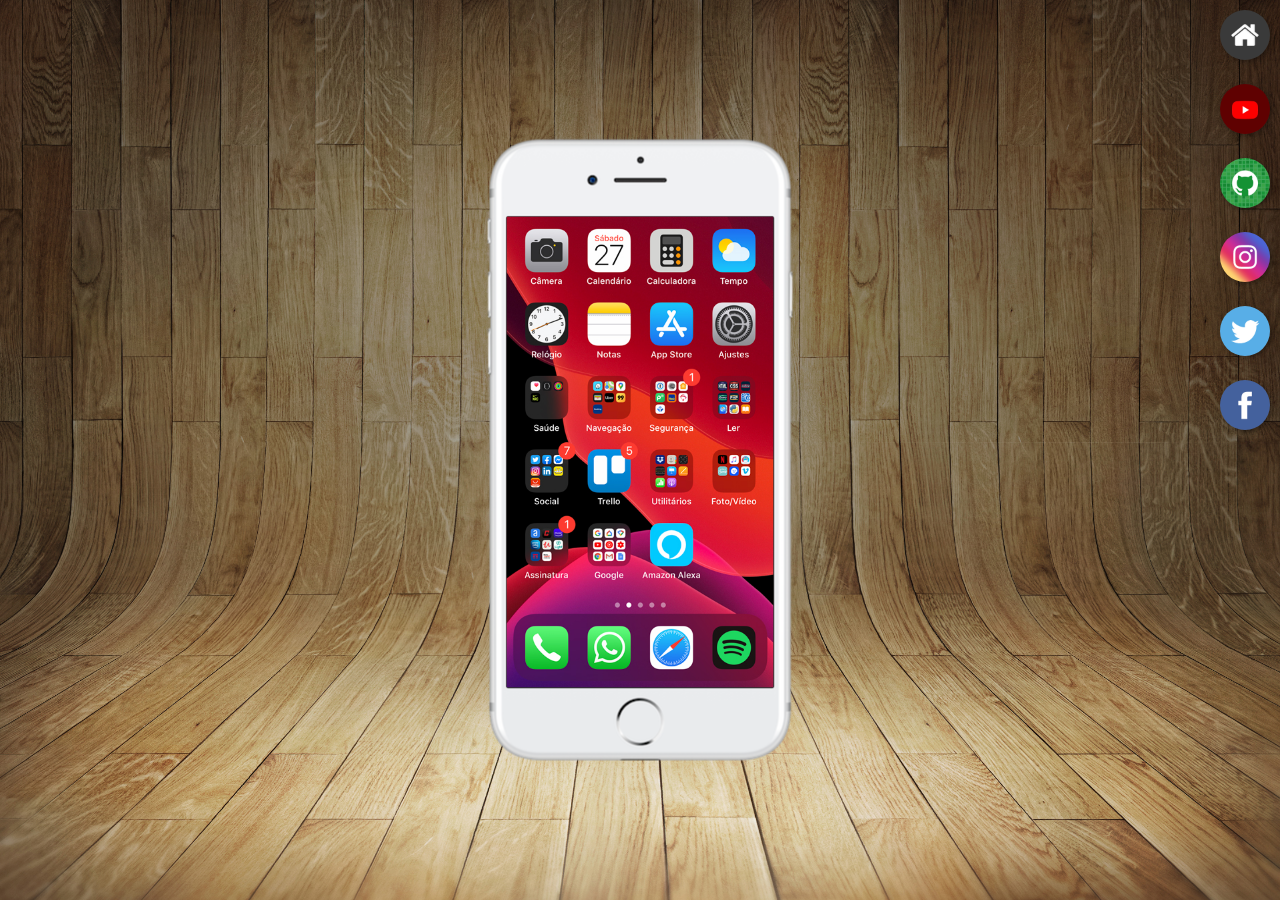
<file: index.html>
<!DOCTYPE html>
<html lang="pt-br">
<head>
    <meta charset="UTF-8">
    <meta name="viewport" content="width=device-width, initial-scale=1.0">
    <title>Projeto Redes sociais</title>
    <link rel="shortcut icon" href="favicon.ico" type="image/x-icon">
    <link rel="stylesheet" href="estilos/style.css">
    <title>Projeto Redes Sociais</title>
</head>
<body>
    <main>
        <section id="telefone">
            <iframe src="home.html" name="tela" id="tela" frameborder="0">
                Seu navegador não é compatível com isso
            </iframe>
        </section>
        <section id="redes-sociais">
            <a href="home.html" target="tela"><img src="imagens/logo-home.jpg" alt=""></a> <br>
            <a href="youtube.html" target="tela"><img src="imagens/logo-youtube.jpg" alt=""></a> <br>
            <a href="github.html" target="tela"><img src="imagens/logo-github.jpg" alt=""></a> <br>
            <a href="instagram.html" target="tela"><img src="imagens/logo-instagram.jpg" alt=""></a> <br>
            <a href="twitter.html" target="tela"><img src="imagens/logo-twitter.jpg" alt=""></a> <br>
            <a href="facebook.html" target="tela"><img src="imagens/logo-facebook.jpg" alt=""></a>
        </section>
    </main>
</body>
</html>
</file>
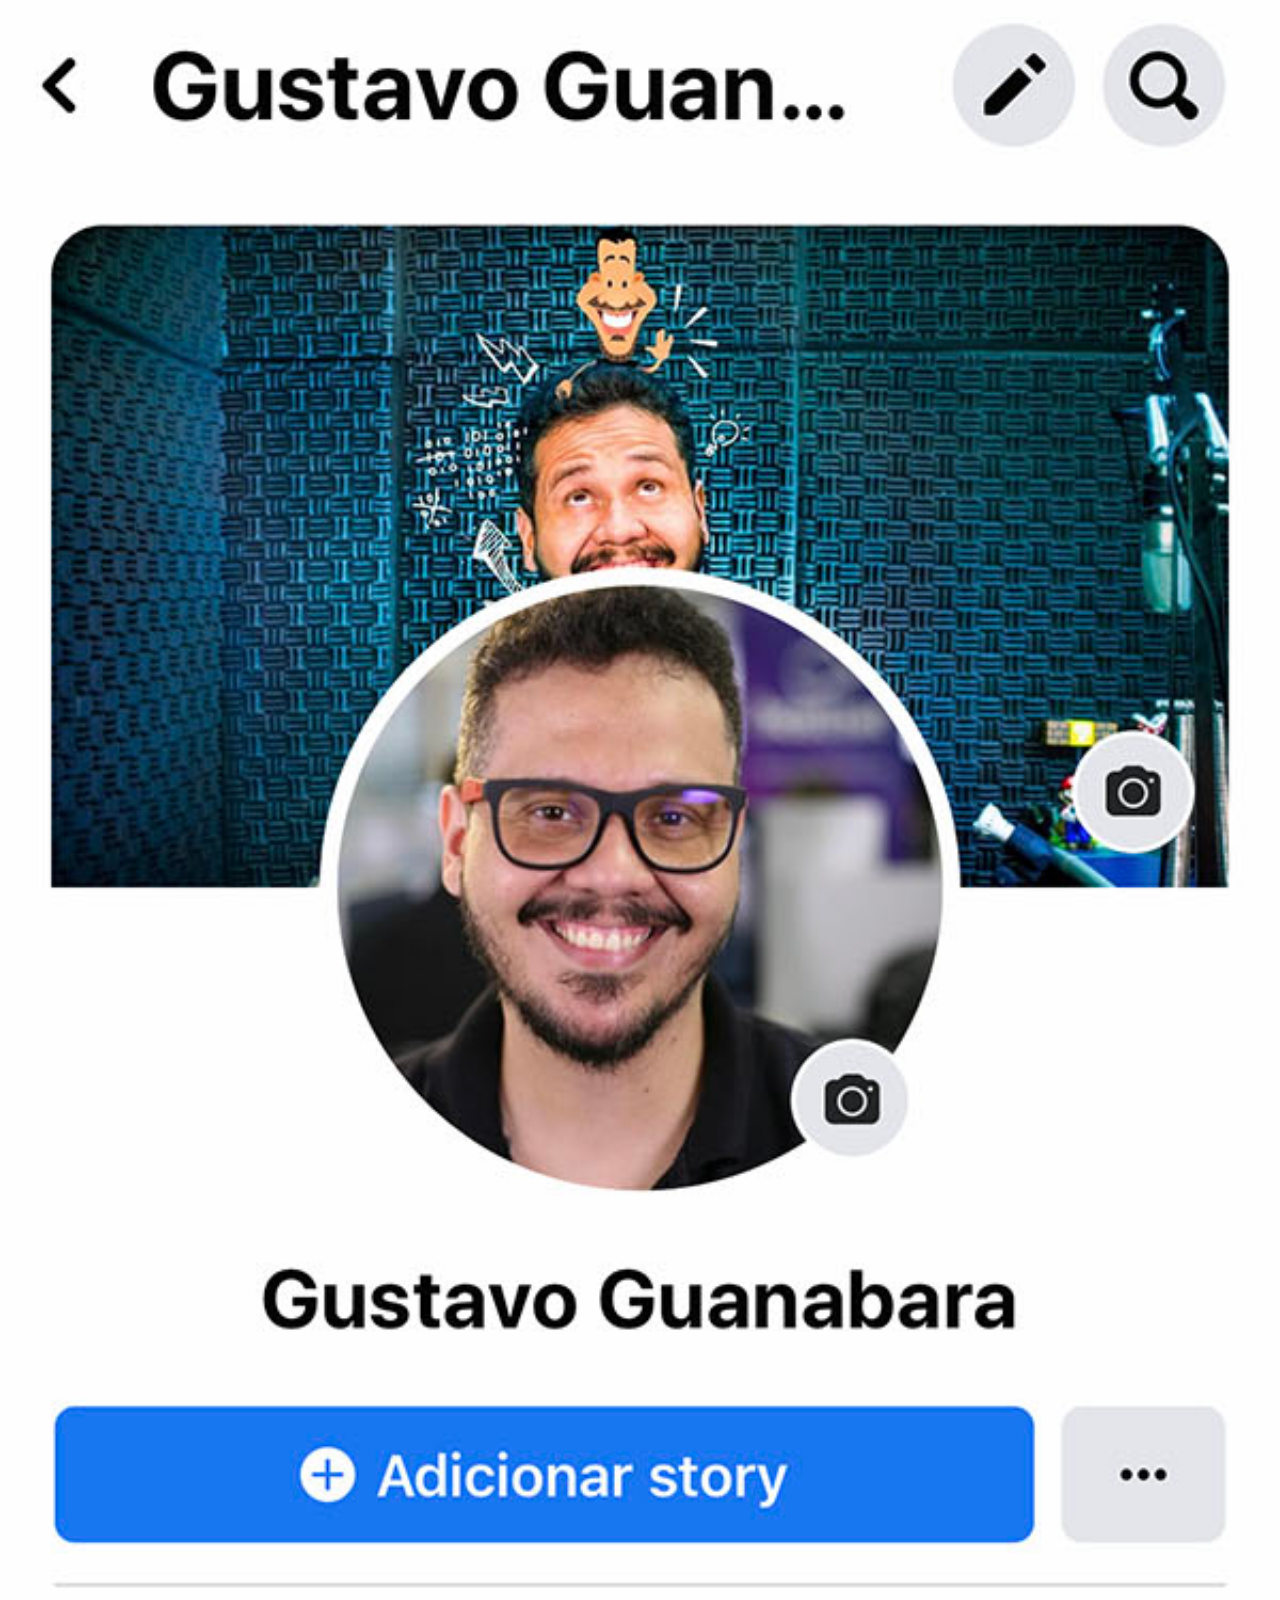
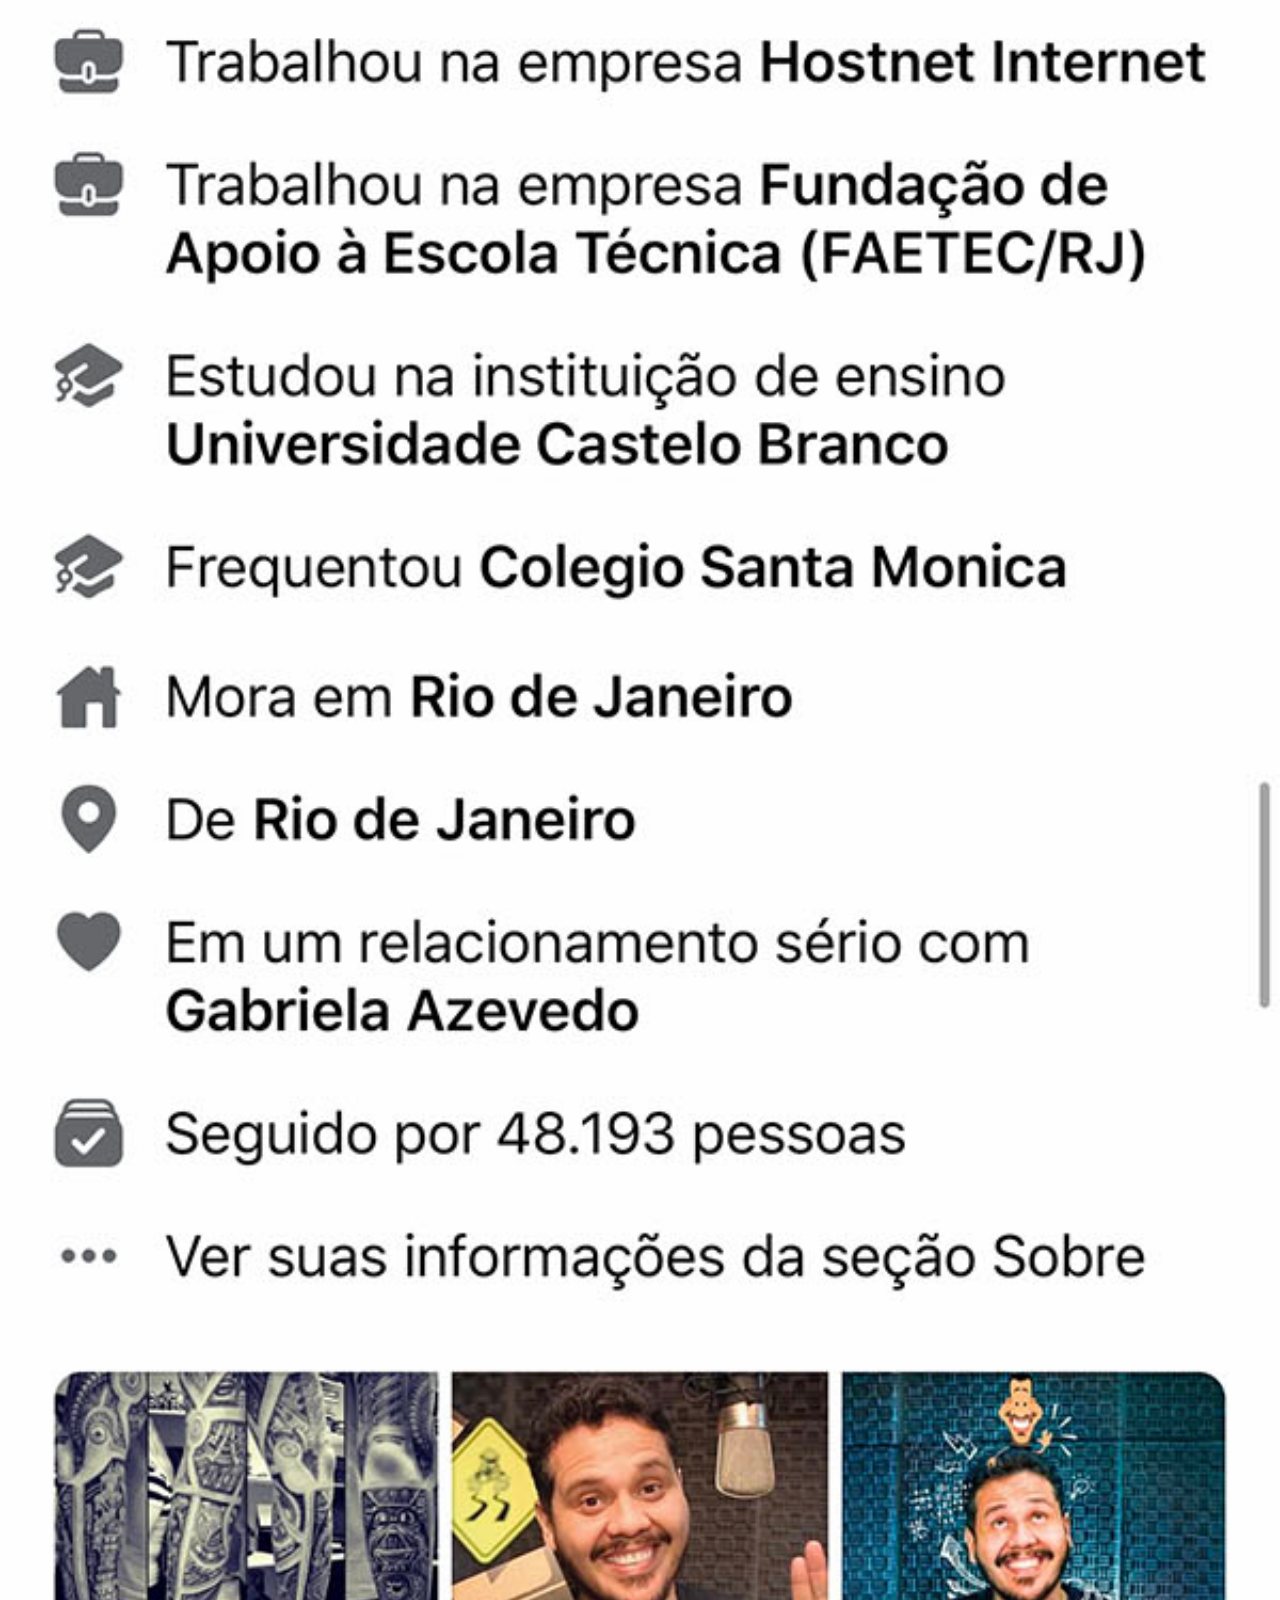
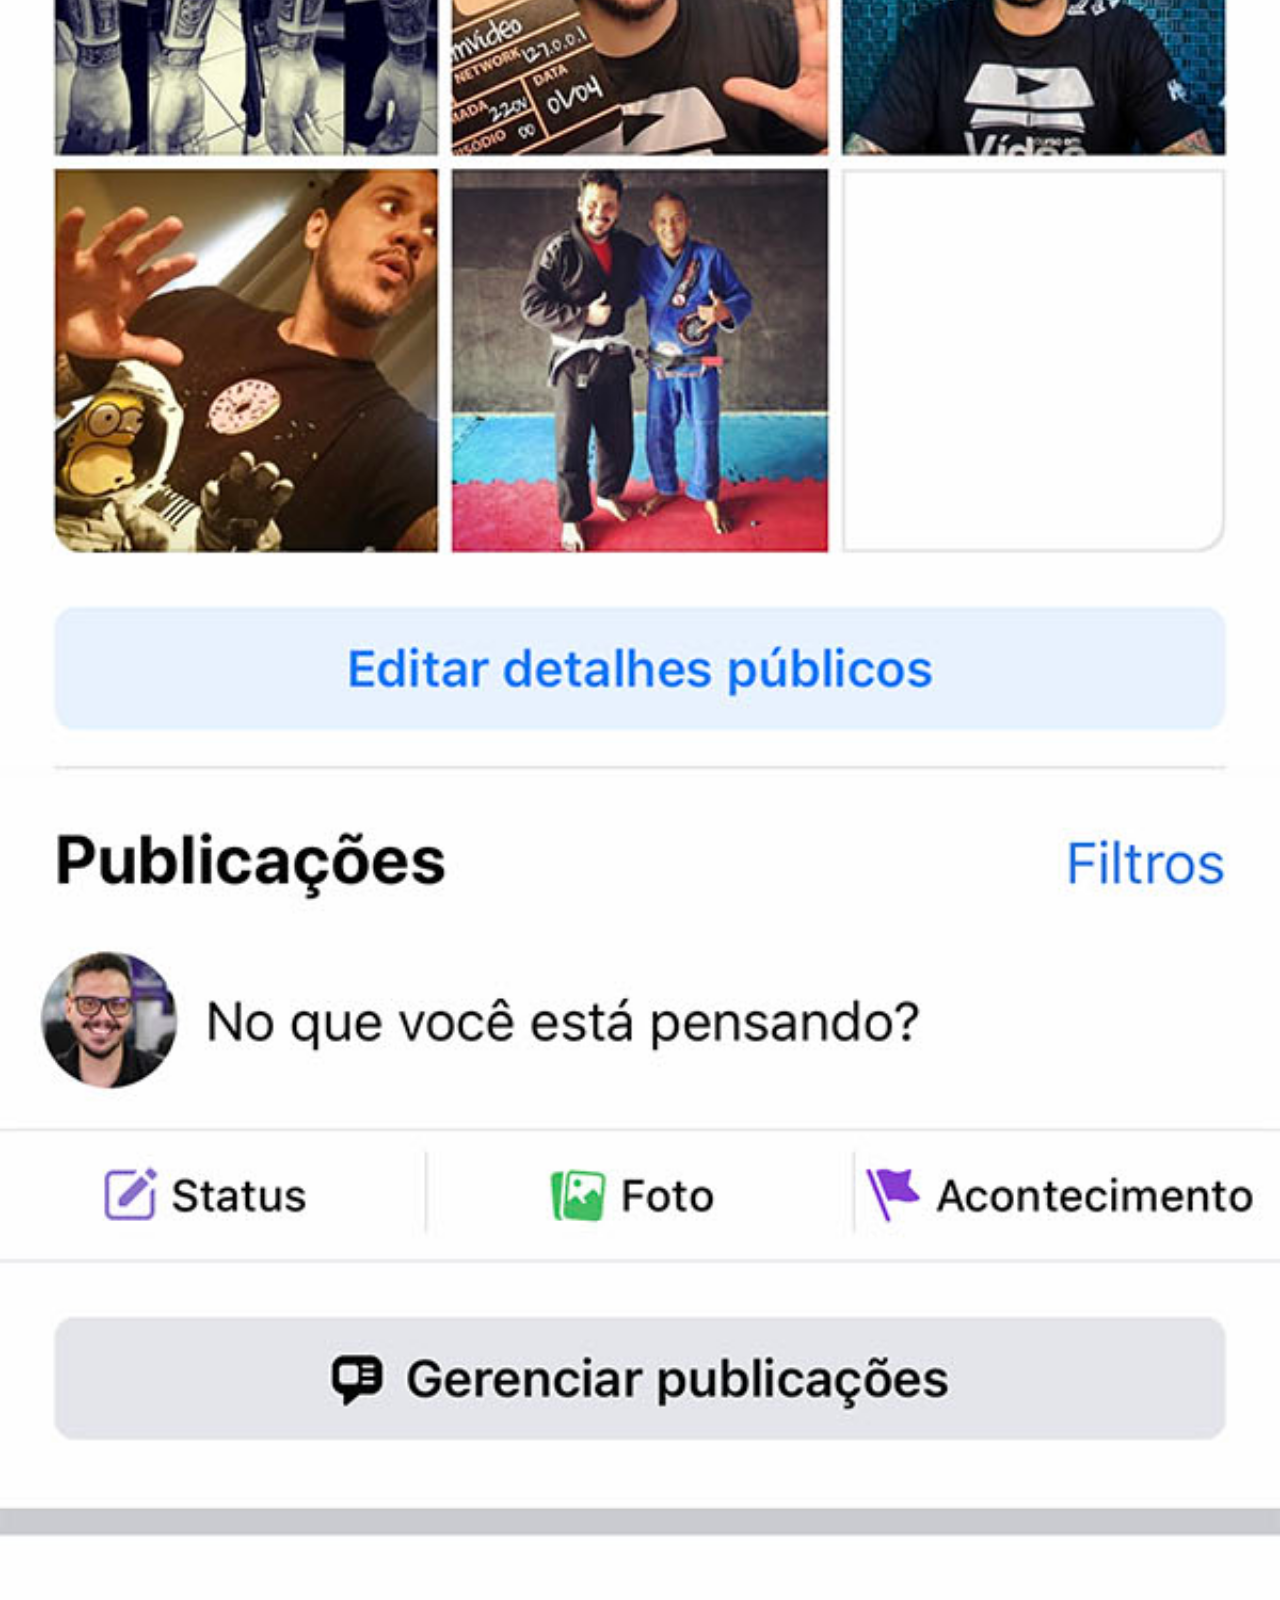
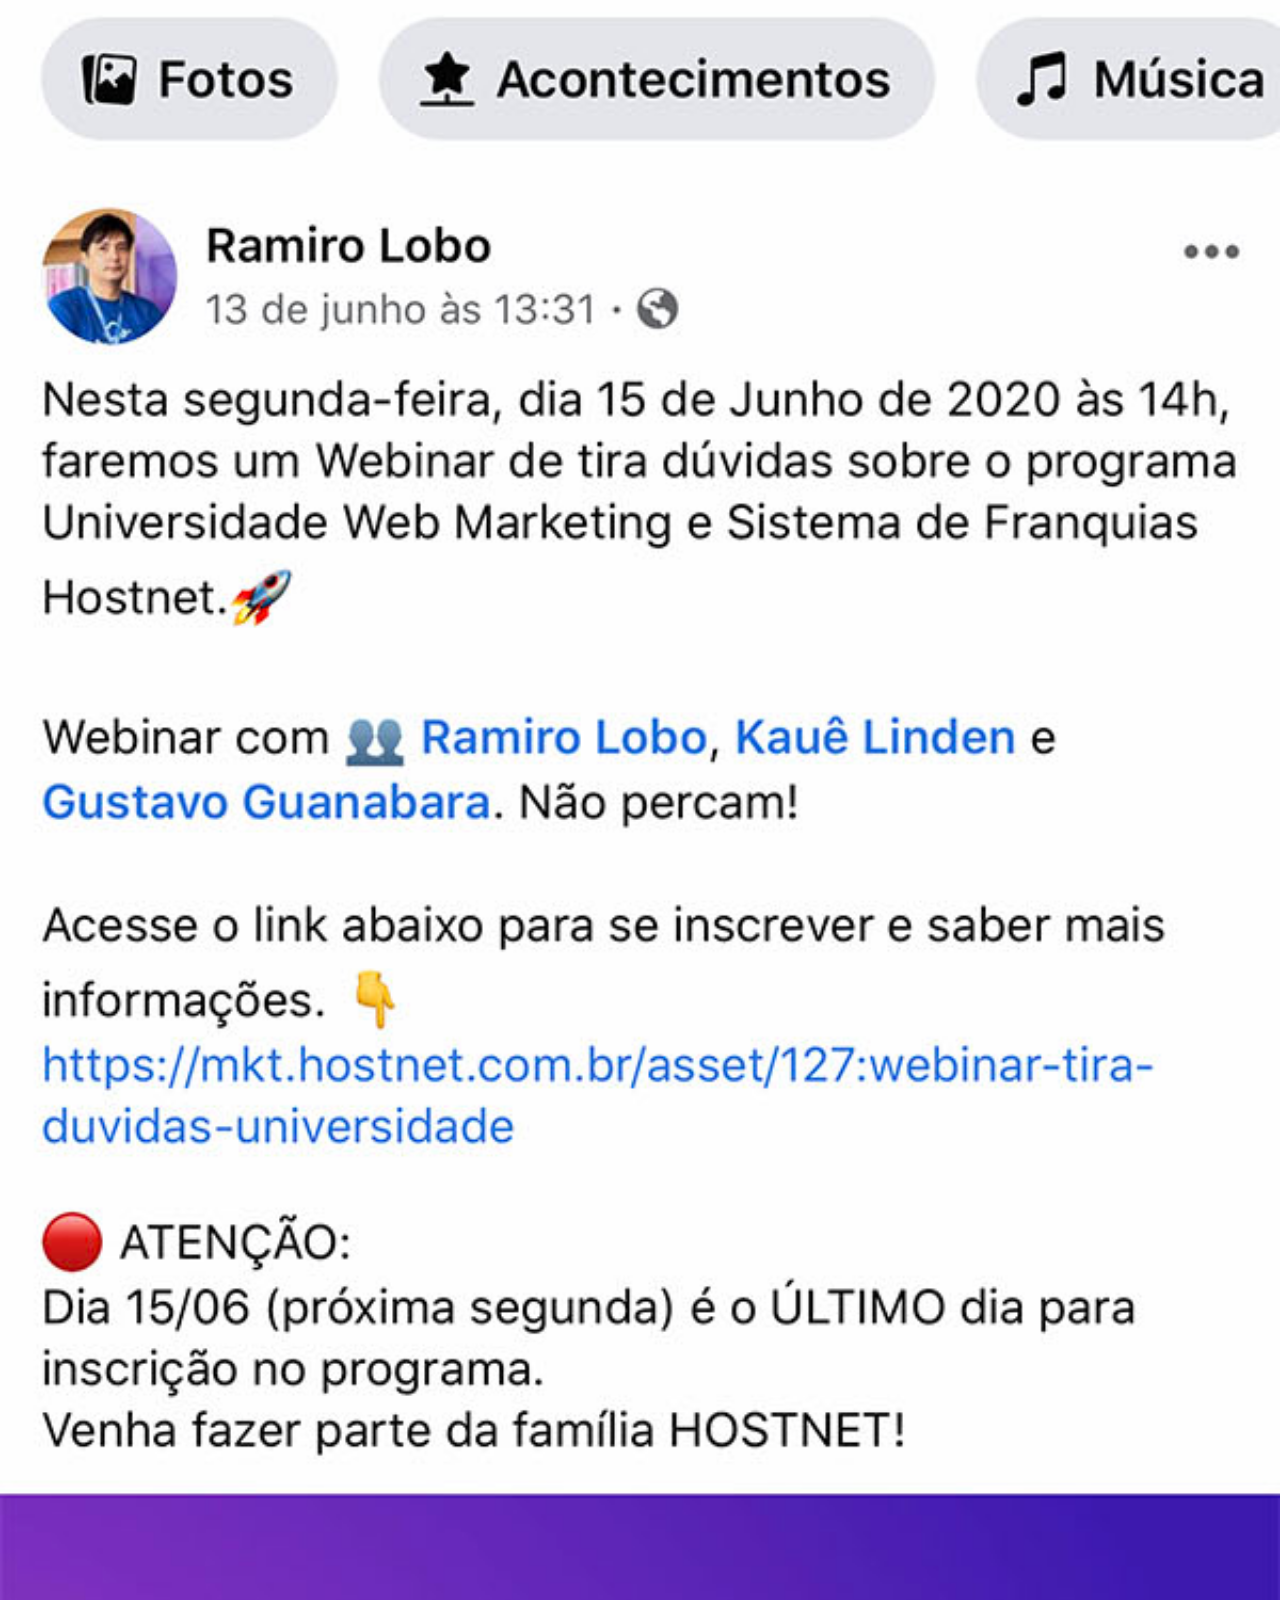
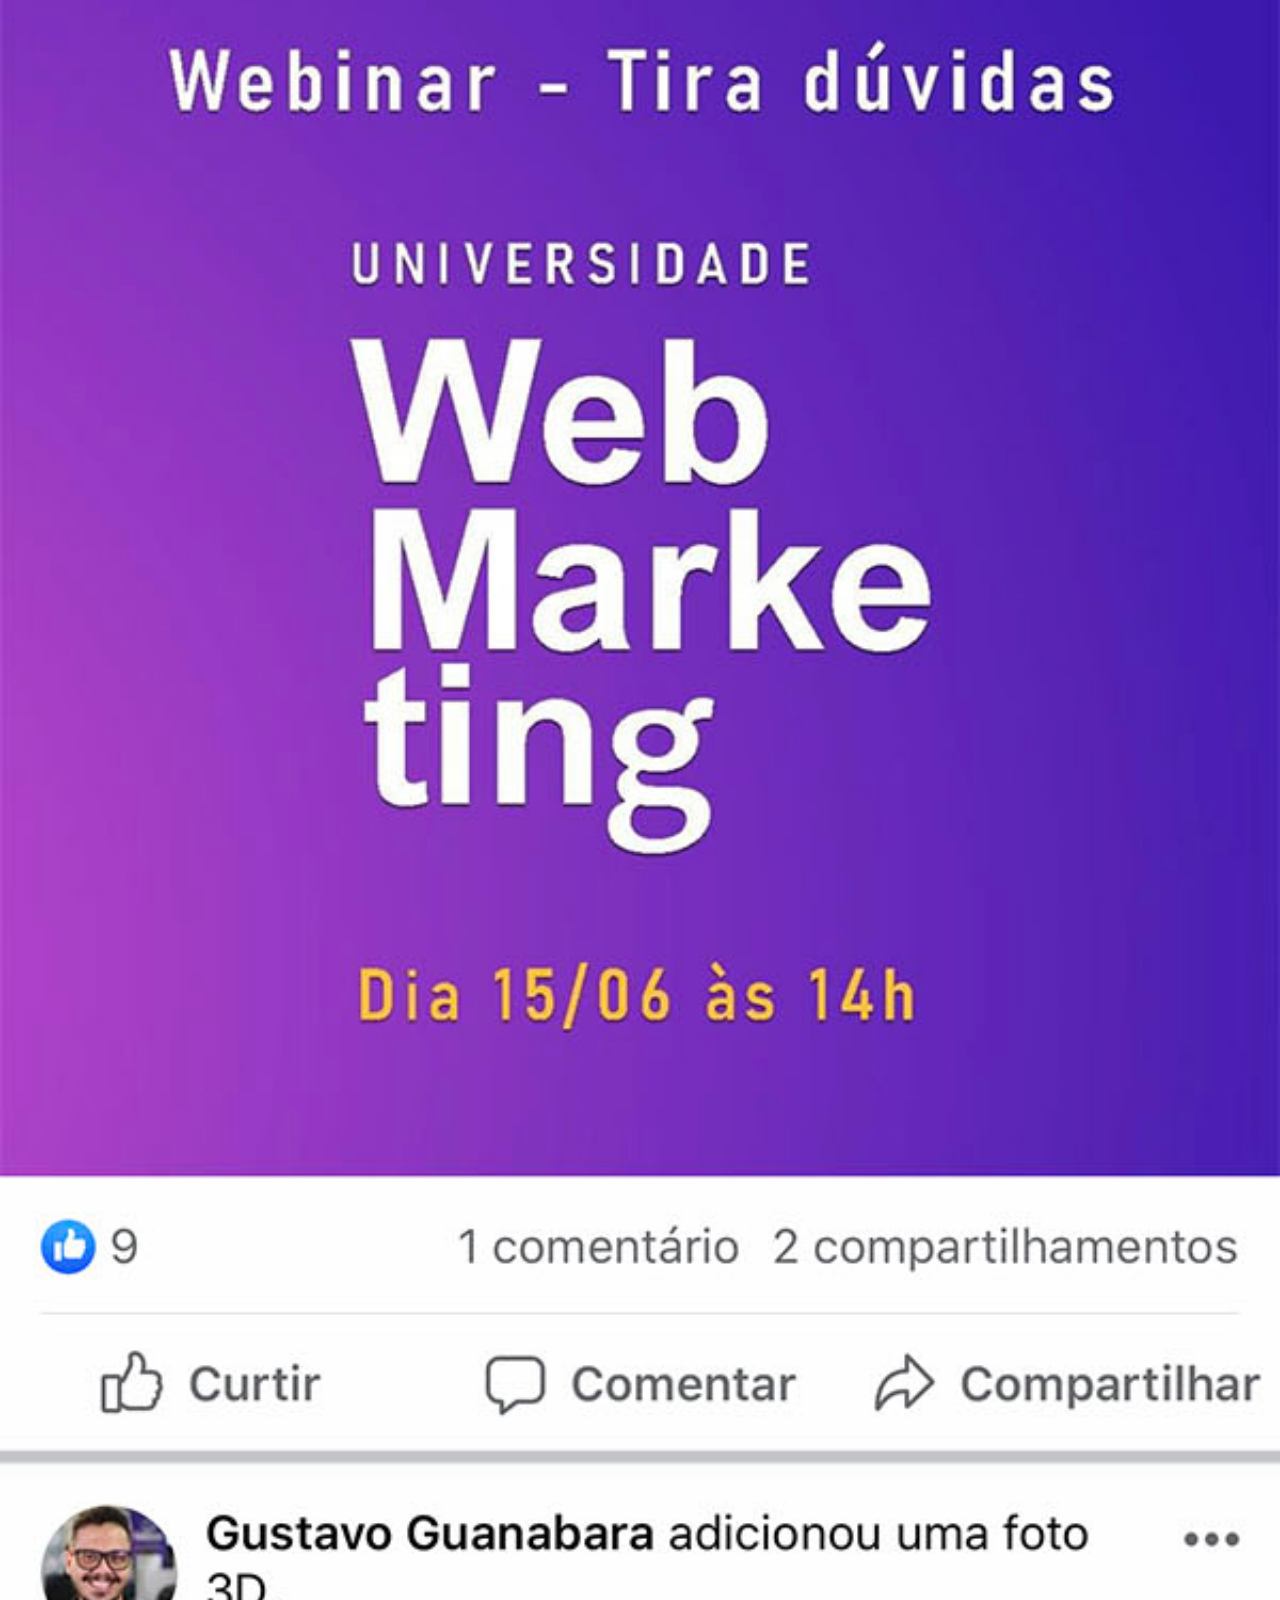
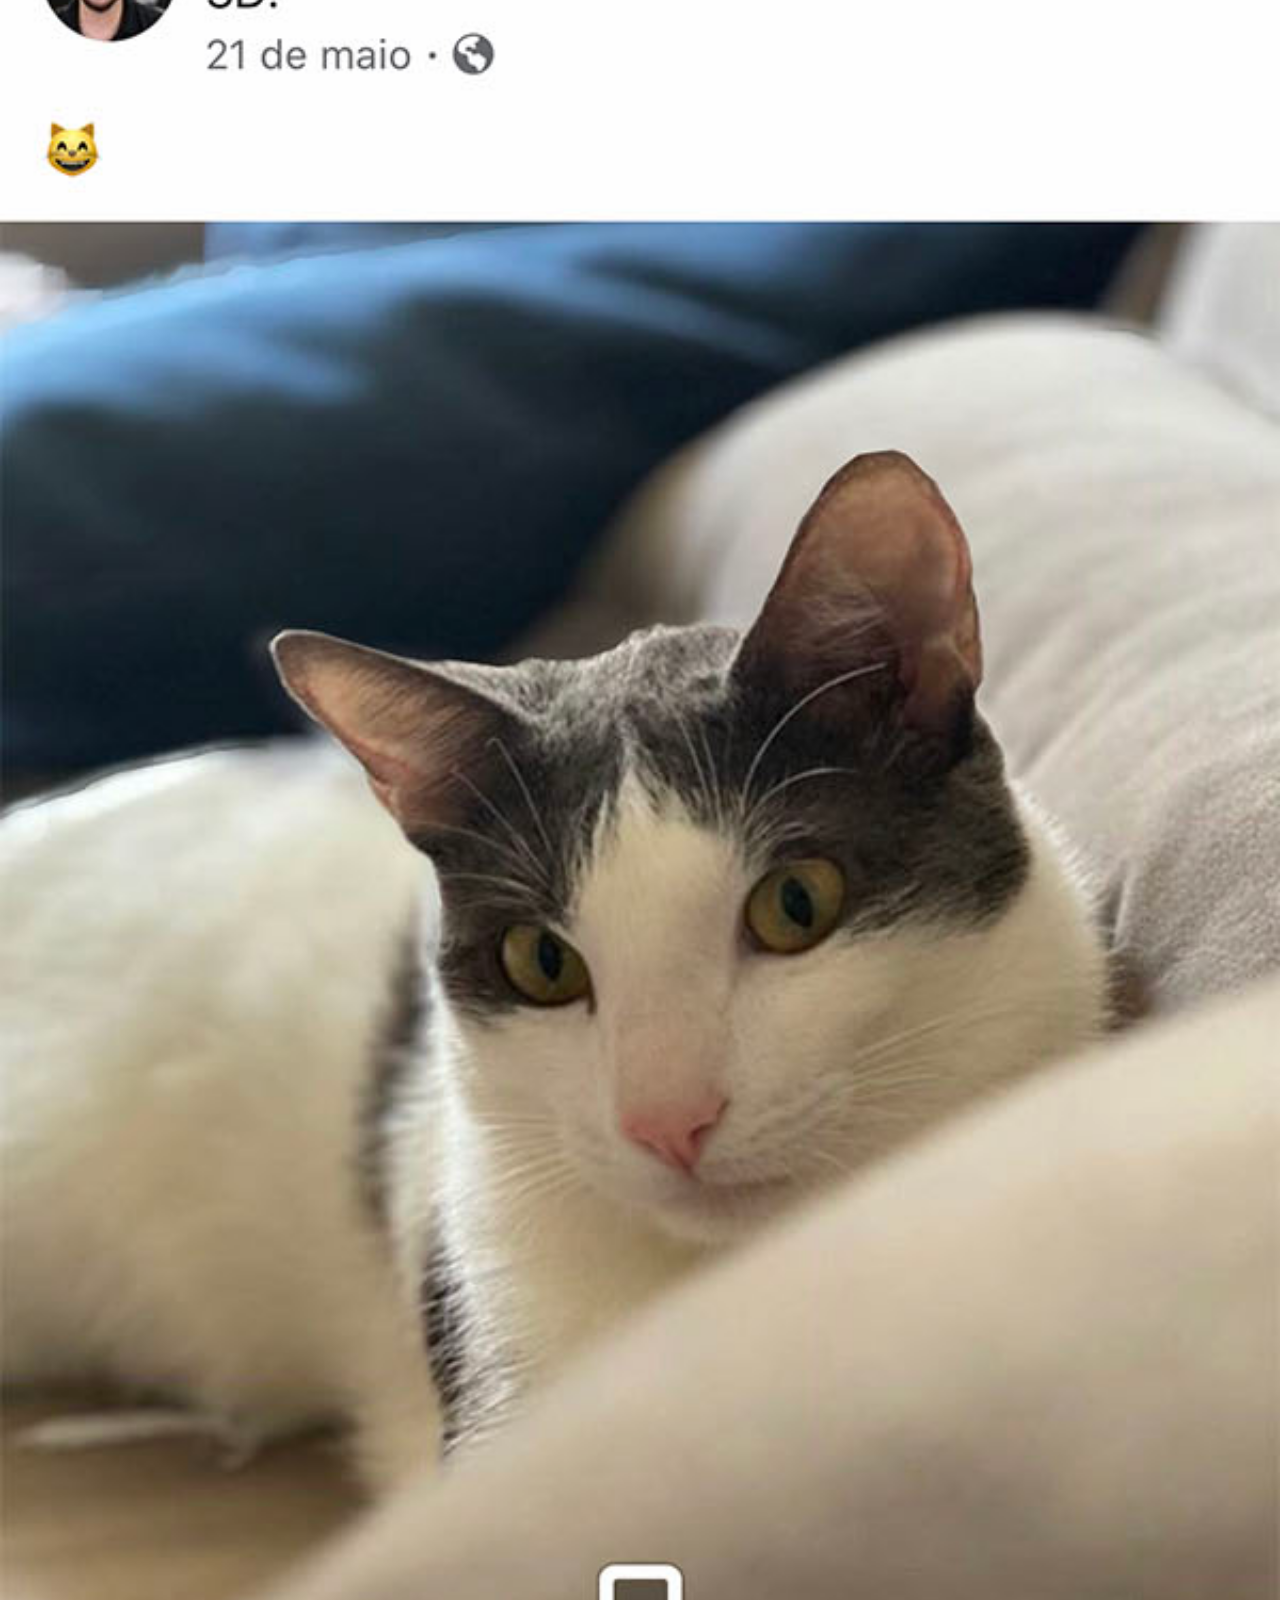
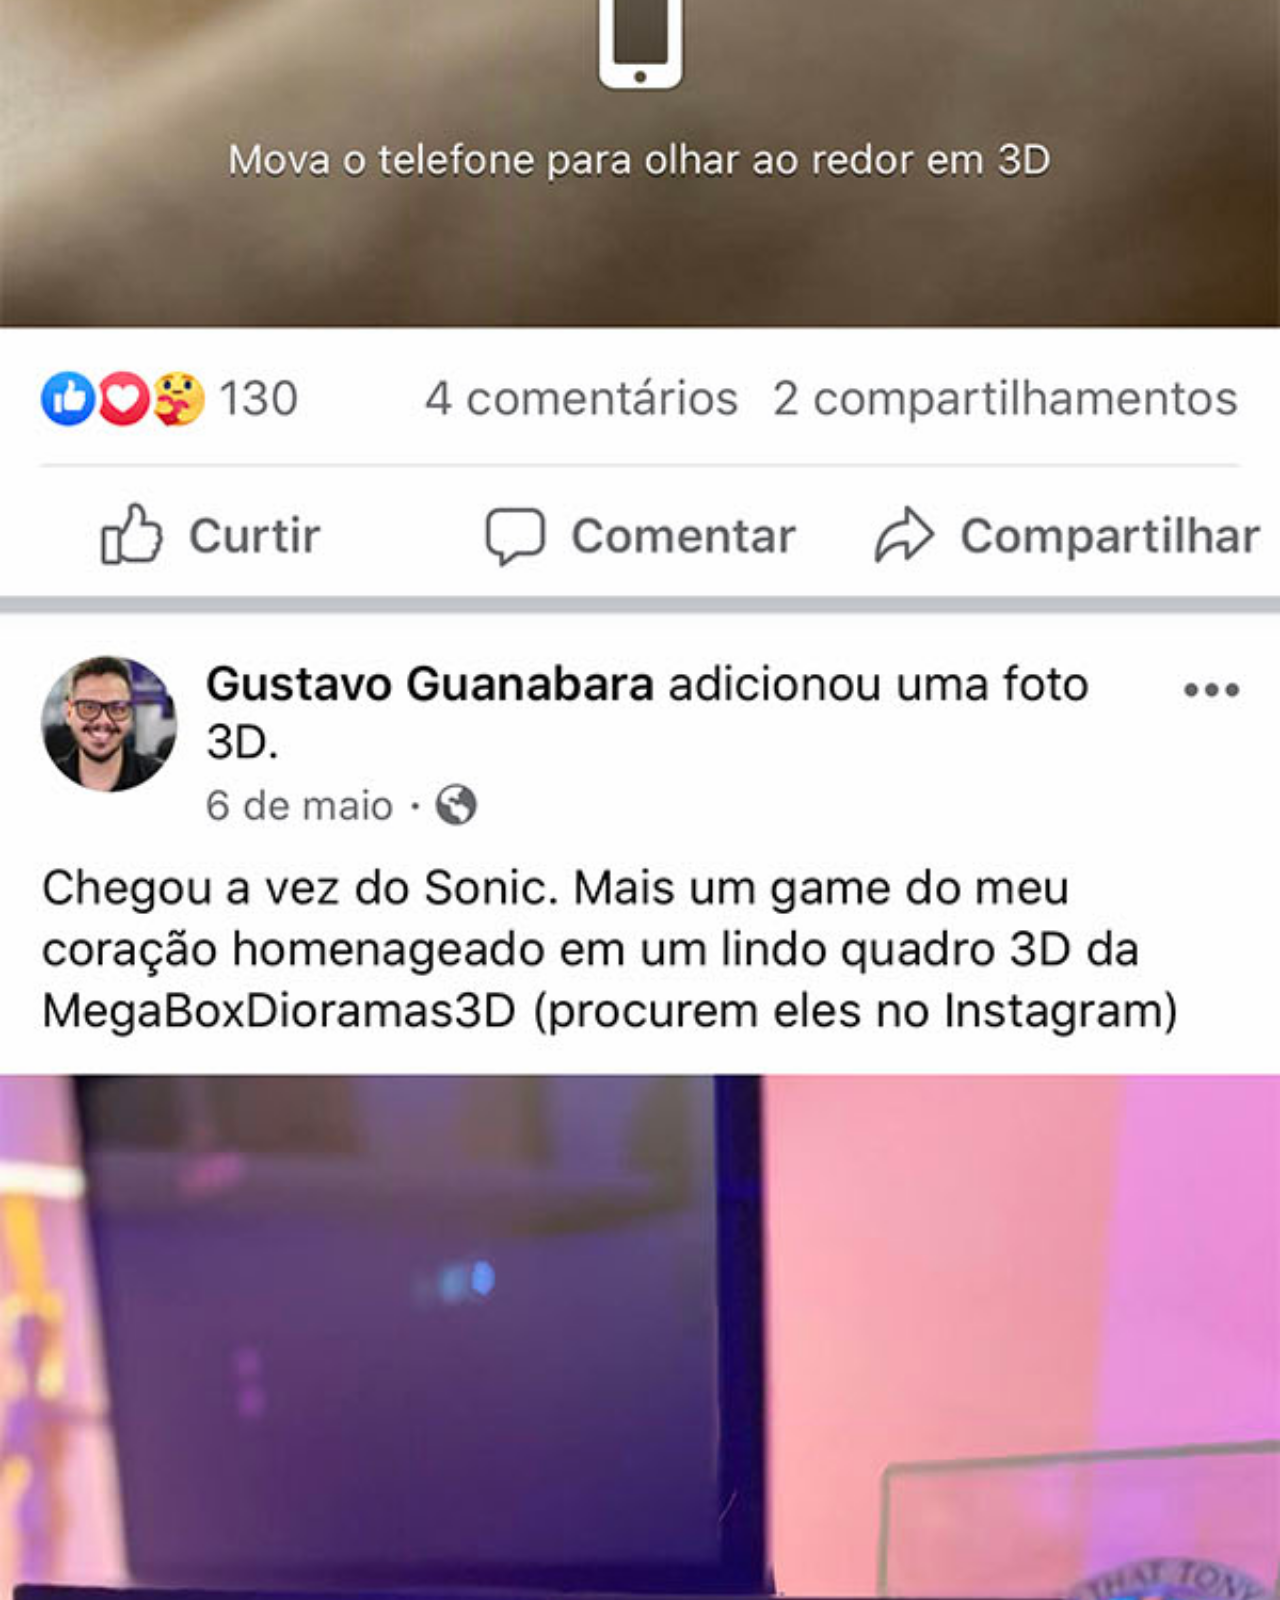
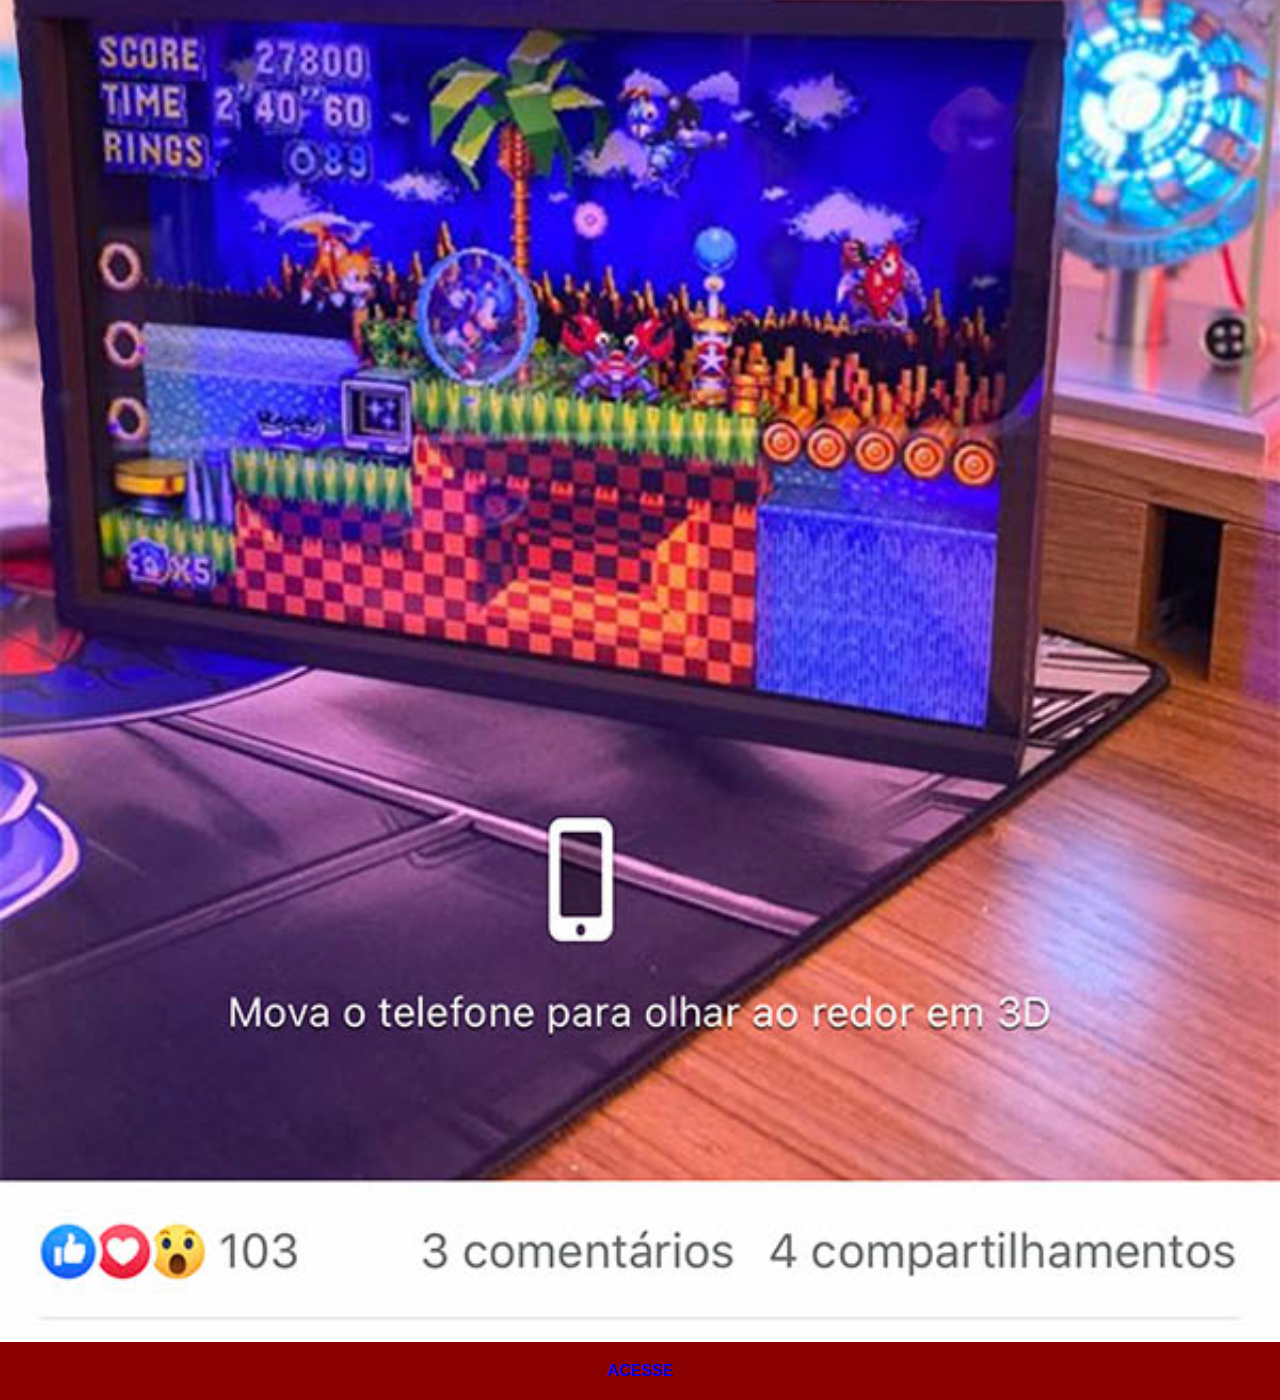
<file: facebook.html>
<!DOCTYPE html>
<html lang="pt-br">
<head>
    <meta charset="UTF-8">
    <meta name="viewport" content="width=device-width, initial-scale=1.0">
    <title>Facebook</title>
    <link rel="stylesheet" href="estilos/social.css">
</head>
<body>
    <img src="imagens/tela-facebook.jpg" alt="Facebook">
    <a href="https://www.facebook.com/profile.php?id=100007206826162">ACESSE</a>
</body>
</html>
</file>
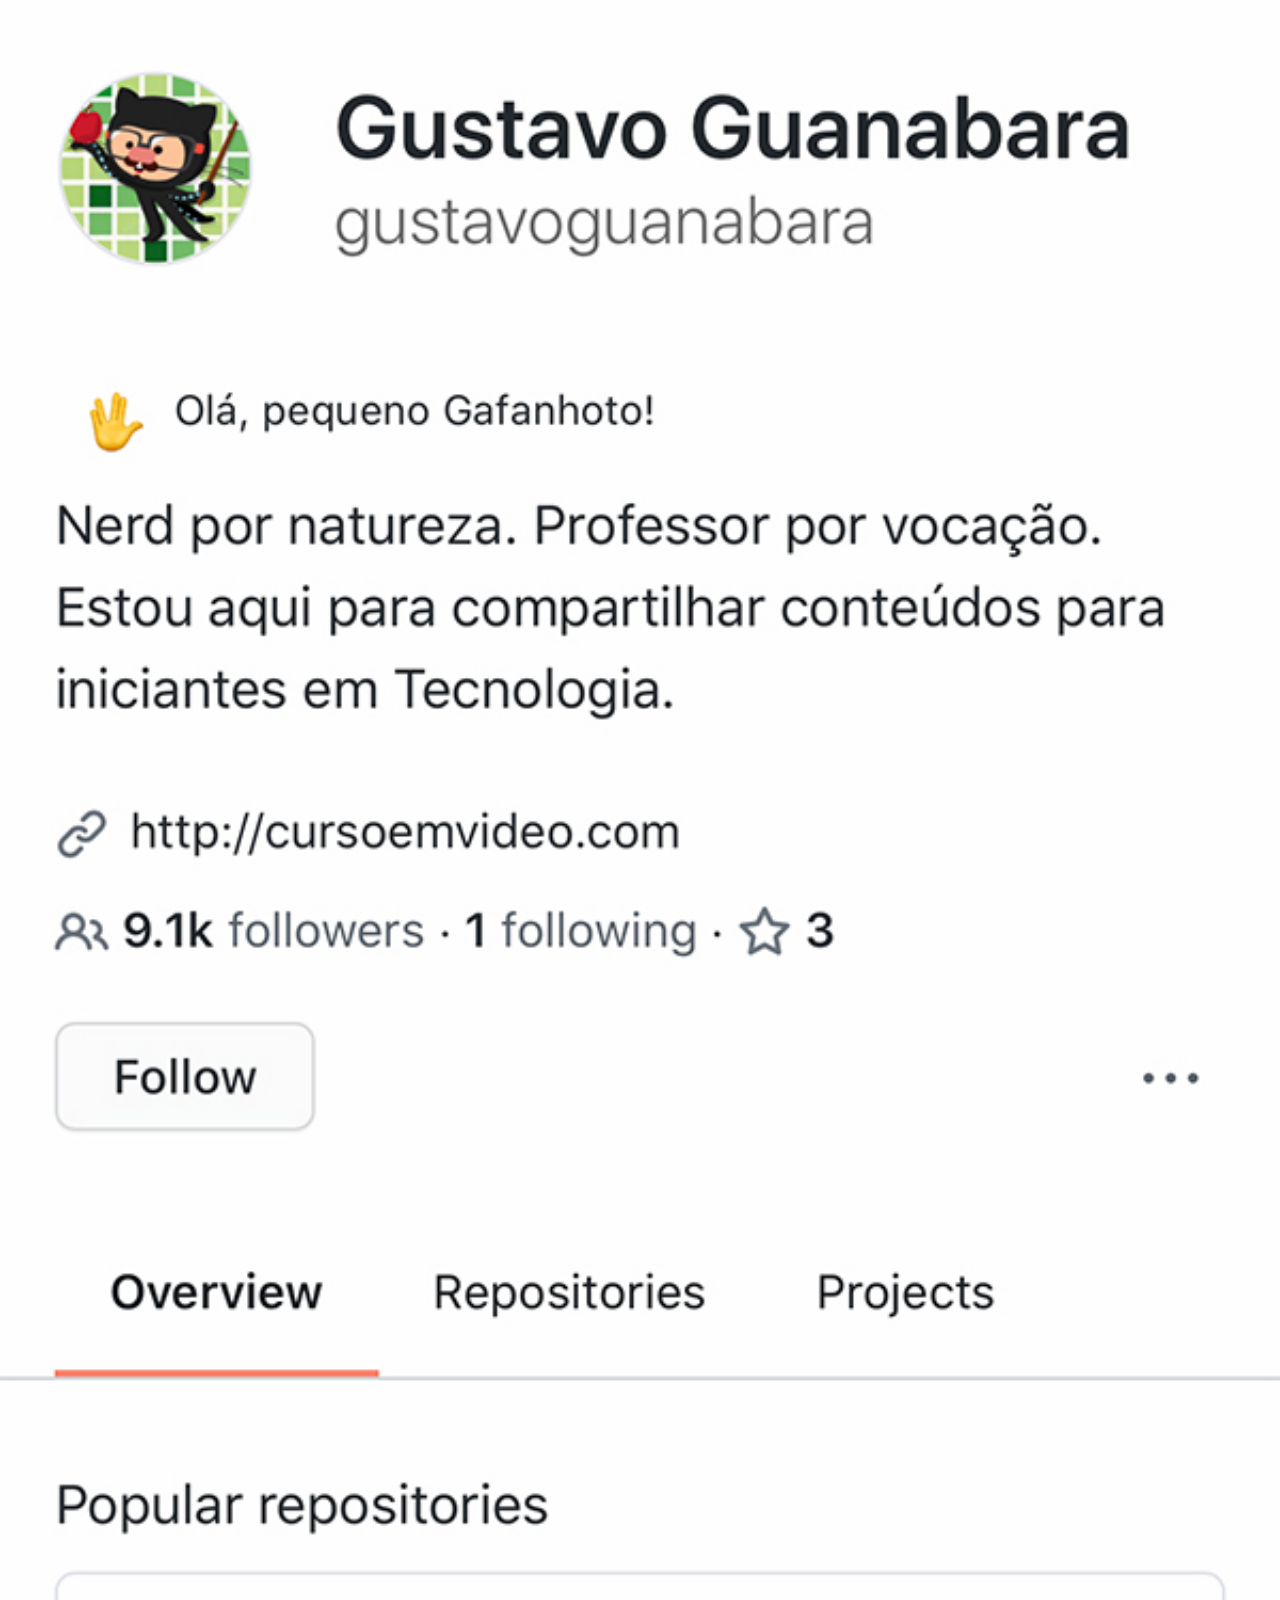
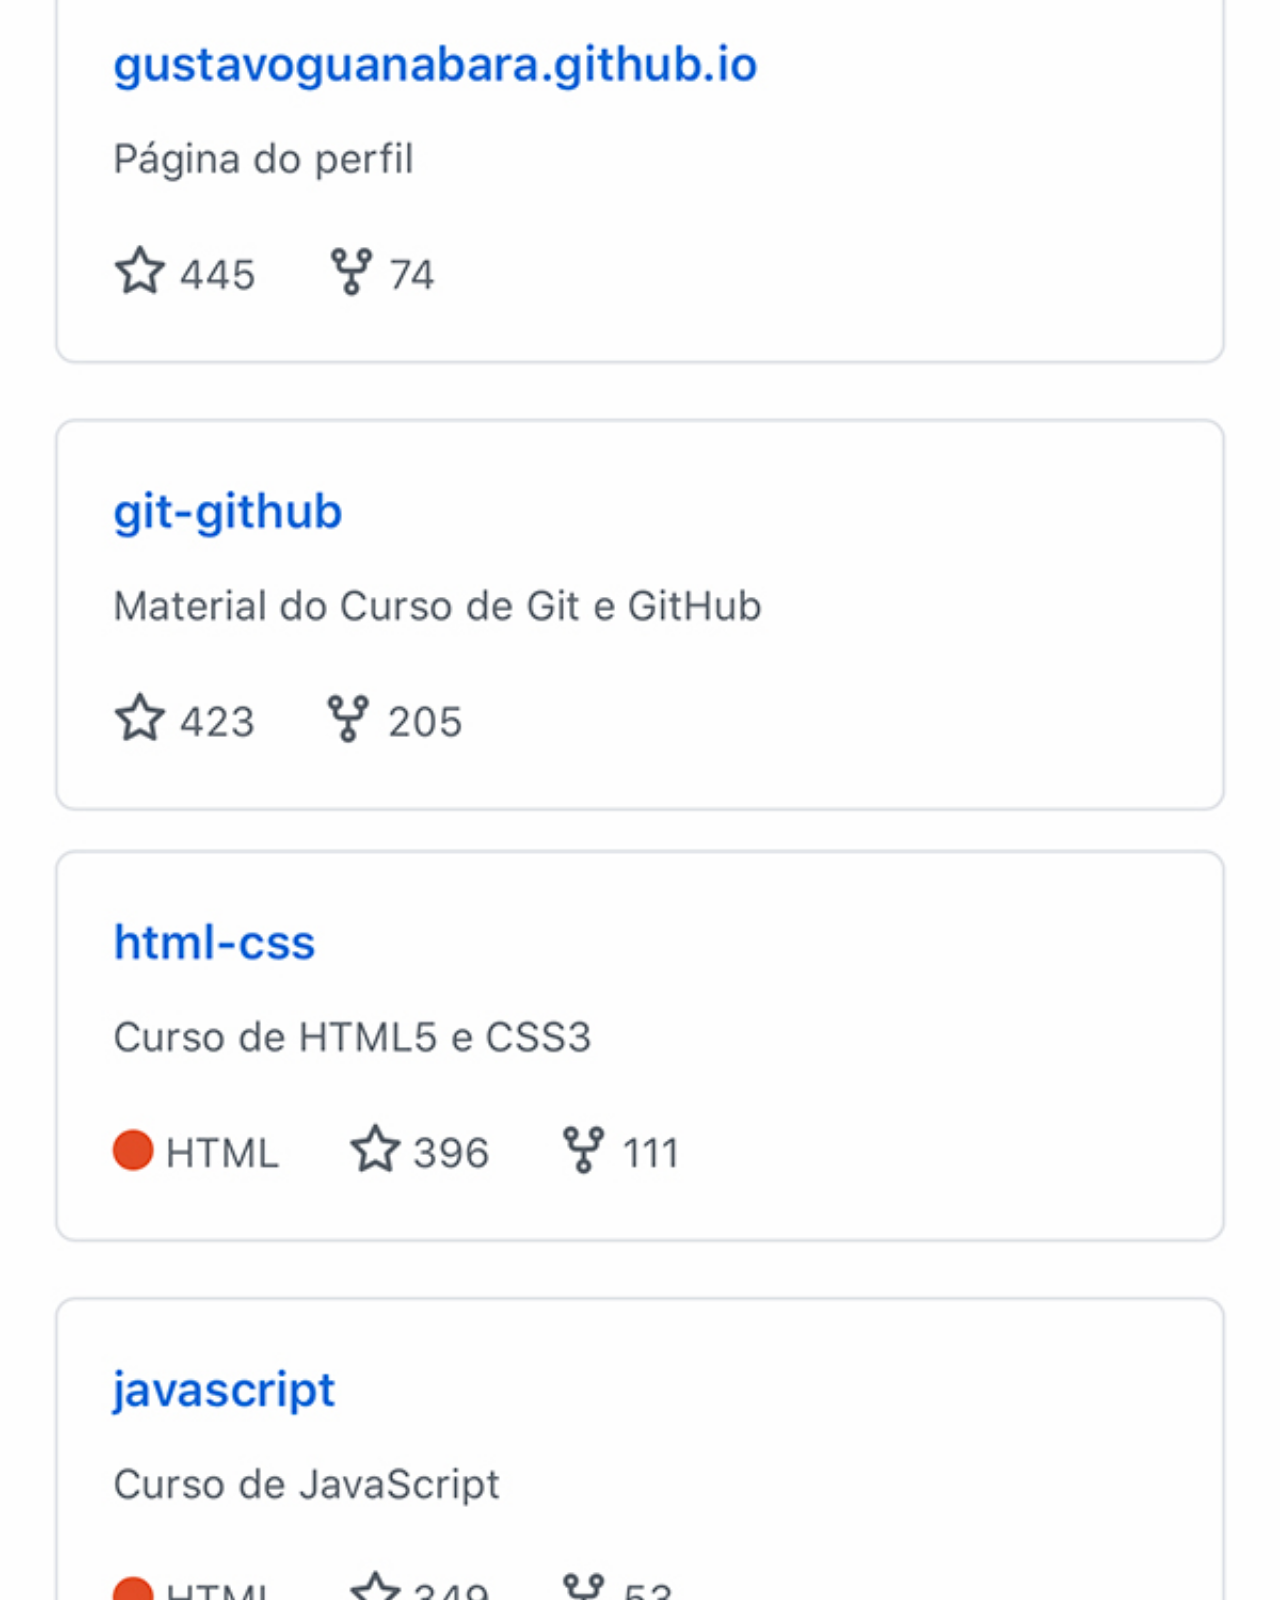
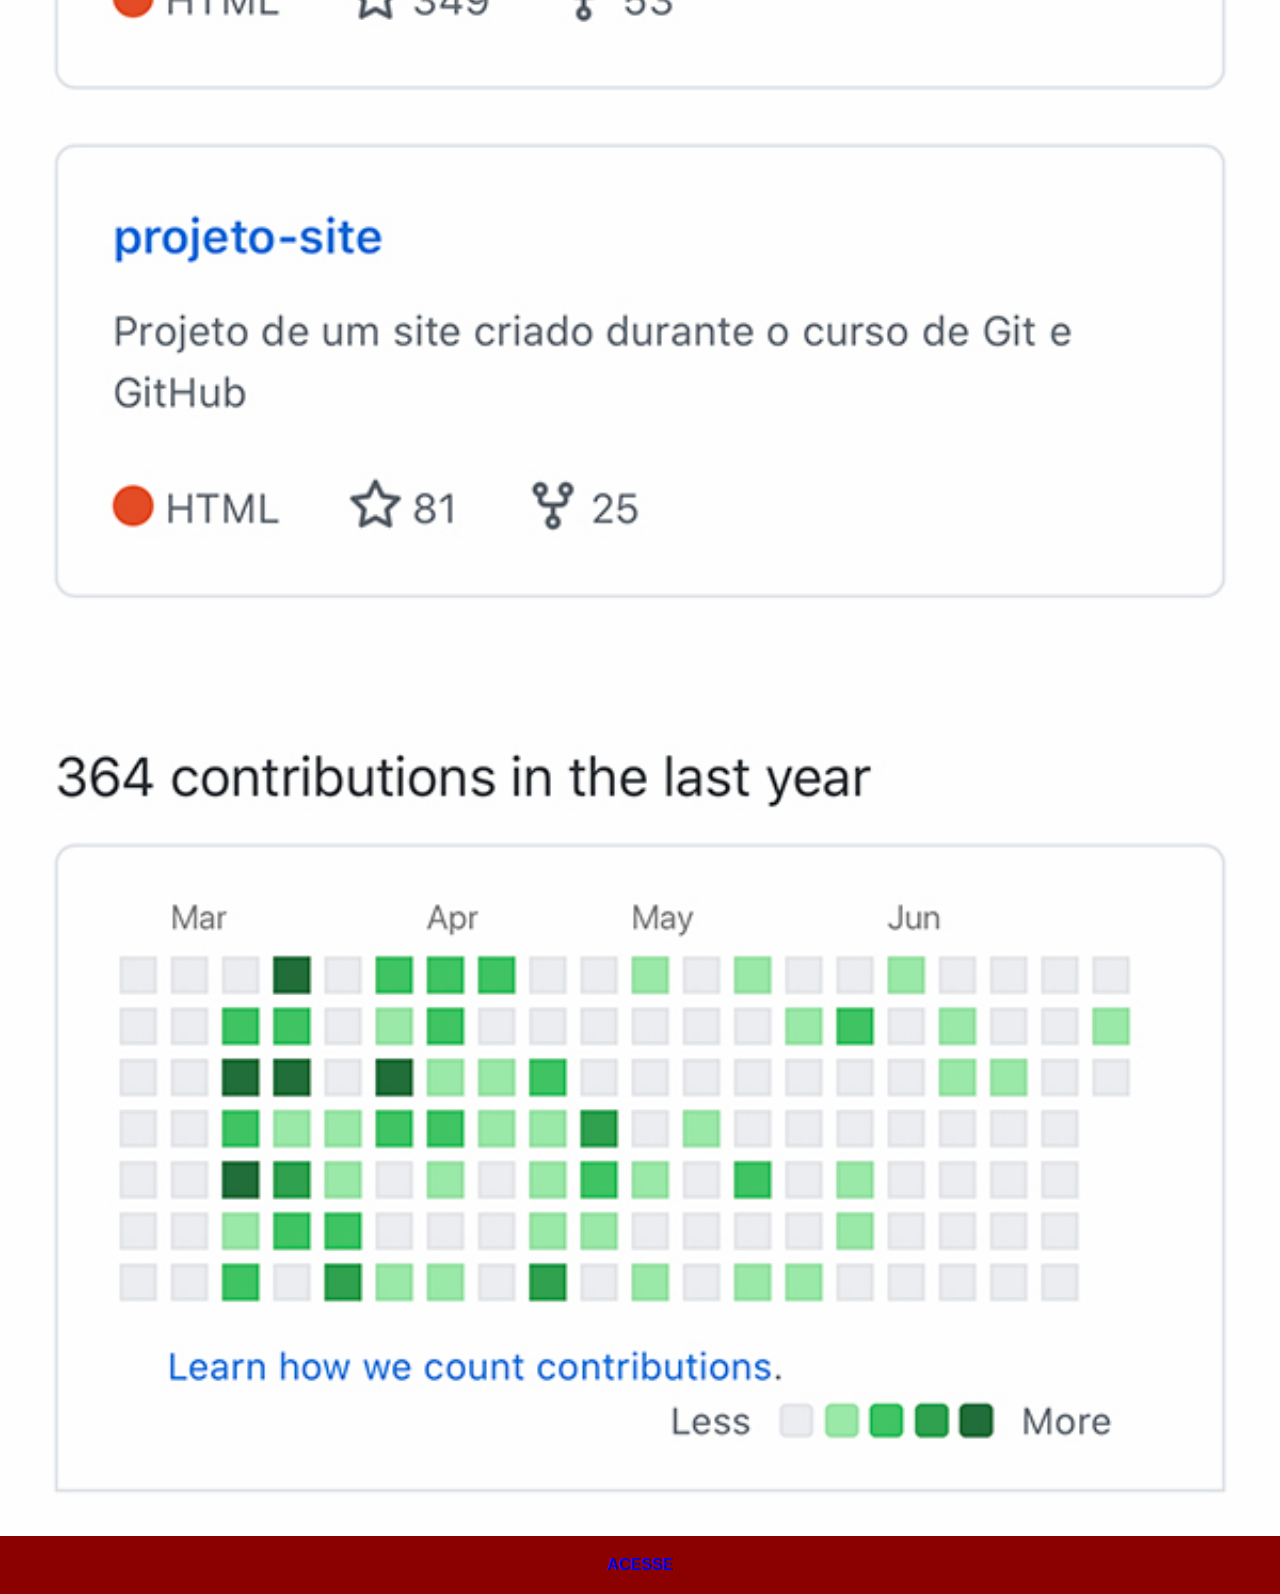
<file: github.html>
<!DOCTYPE html>
<html lang="pt-br">
<head>
    <meta charset="UTF-8">
    <meta name="viewport" content="width=device-width, initial-scale=1.0">
    <title>GitHub</title>
    <link rel="stylesheet" href="estilos/social.css">
</head>
<body>
    <img src="imagens/tela-github.jpg" alt="GitHub">
    <a href="https://github.com/Gnaldo" target="_blank">ACESSE</a>
</body>
</html>
</file>
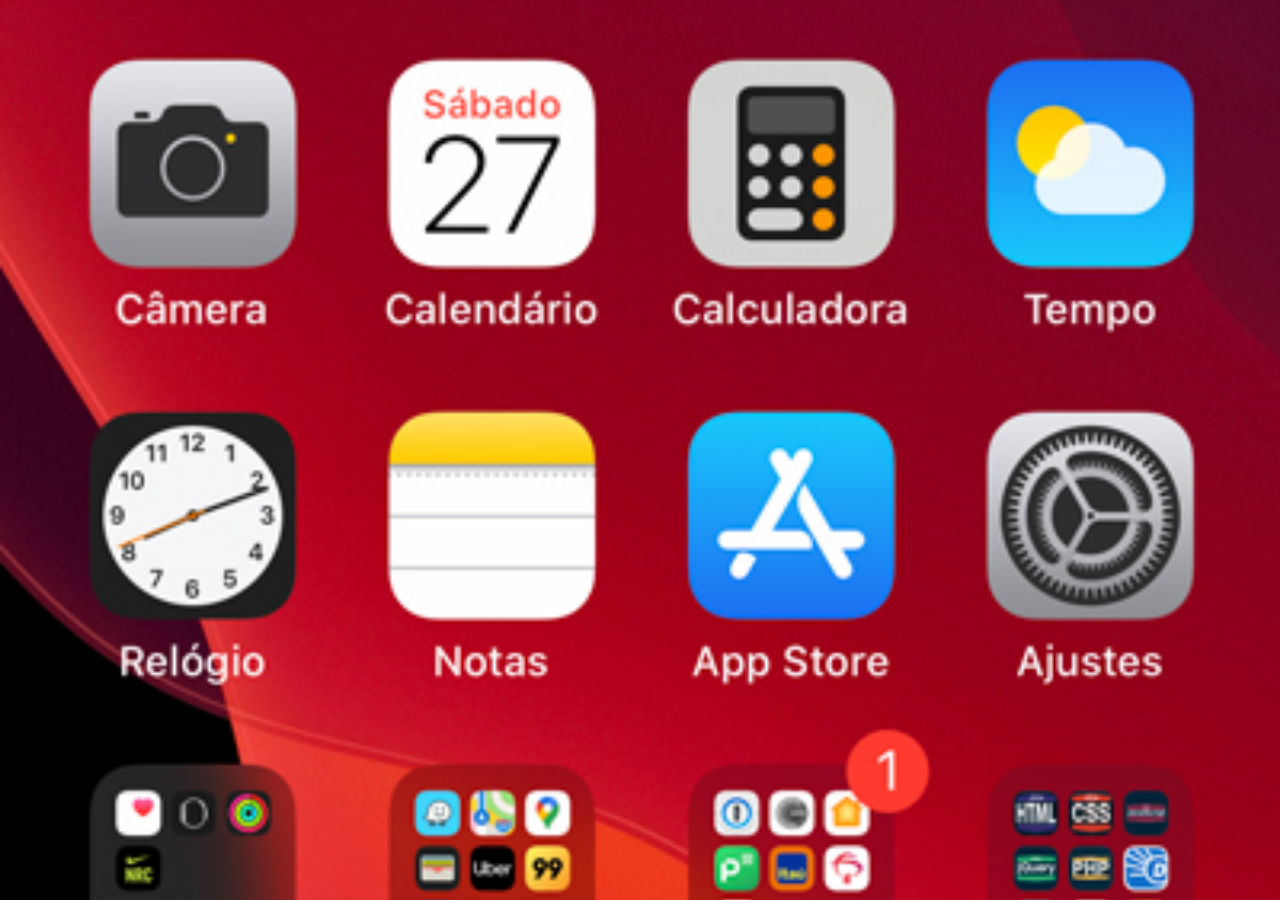
<file: home.html>
<!DOCTYPE html>
<html lang="pt-br">
<head>
    <meta charset="UTF-8">
    <meta name="viewport" content="width=device-width, initial-scale=1.0">
    <title>Home</title>
</head>
<style>
    * {
        margin: 0px;
        padding: 0px;
    }

    body {
        width: 100vw;
        height: 100vh;
        background: black url('imagens/tela-home.jpg') no-repeat top center;
        background-size: cover;
    }
</style>
<body>
    
</body>
</html>
</file>
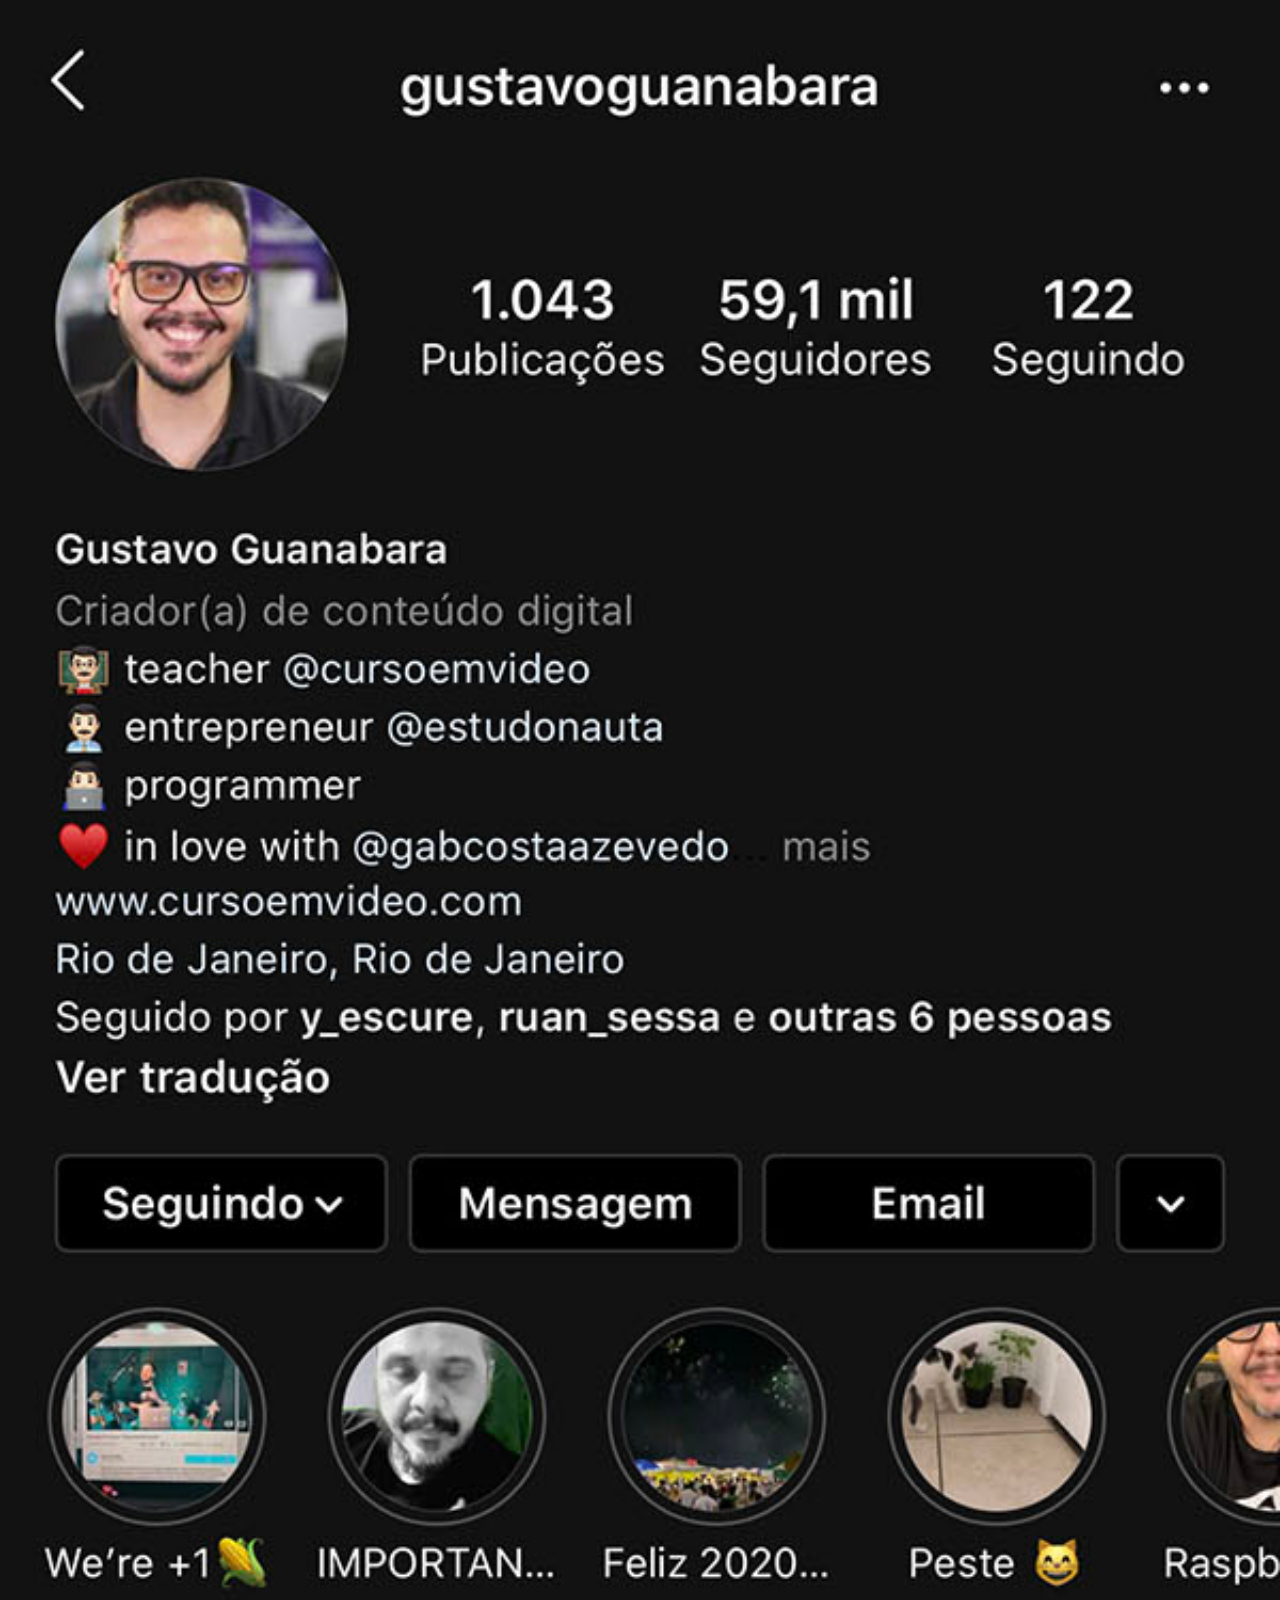
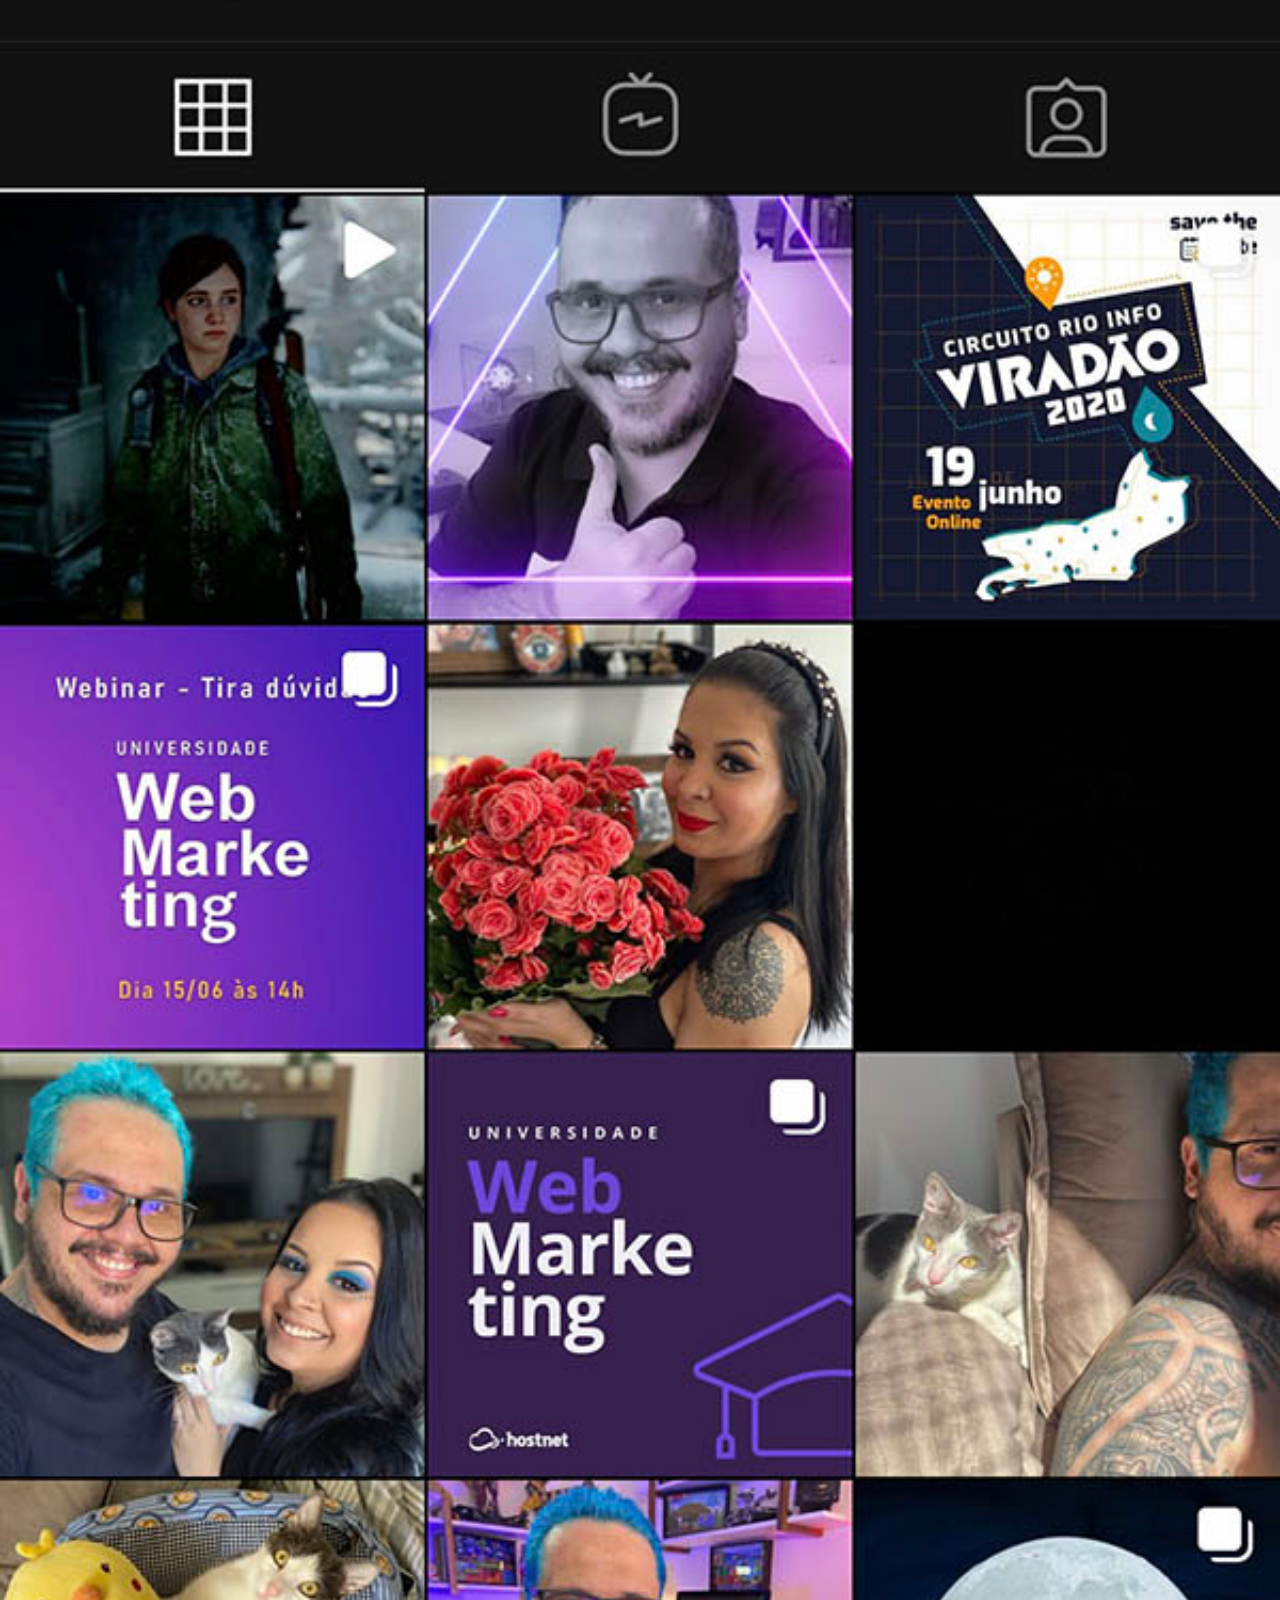
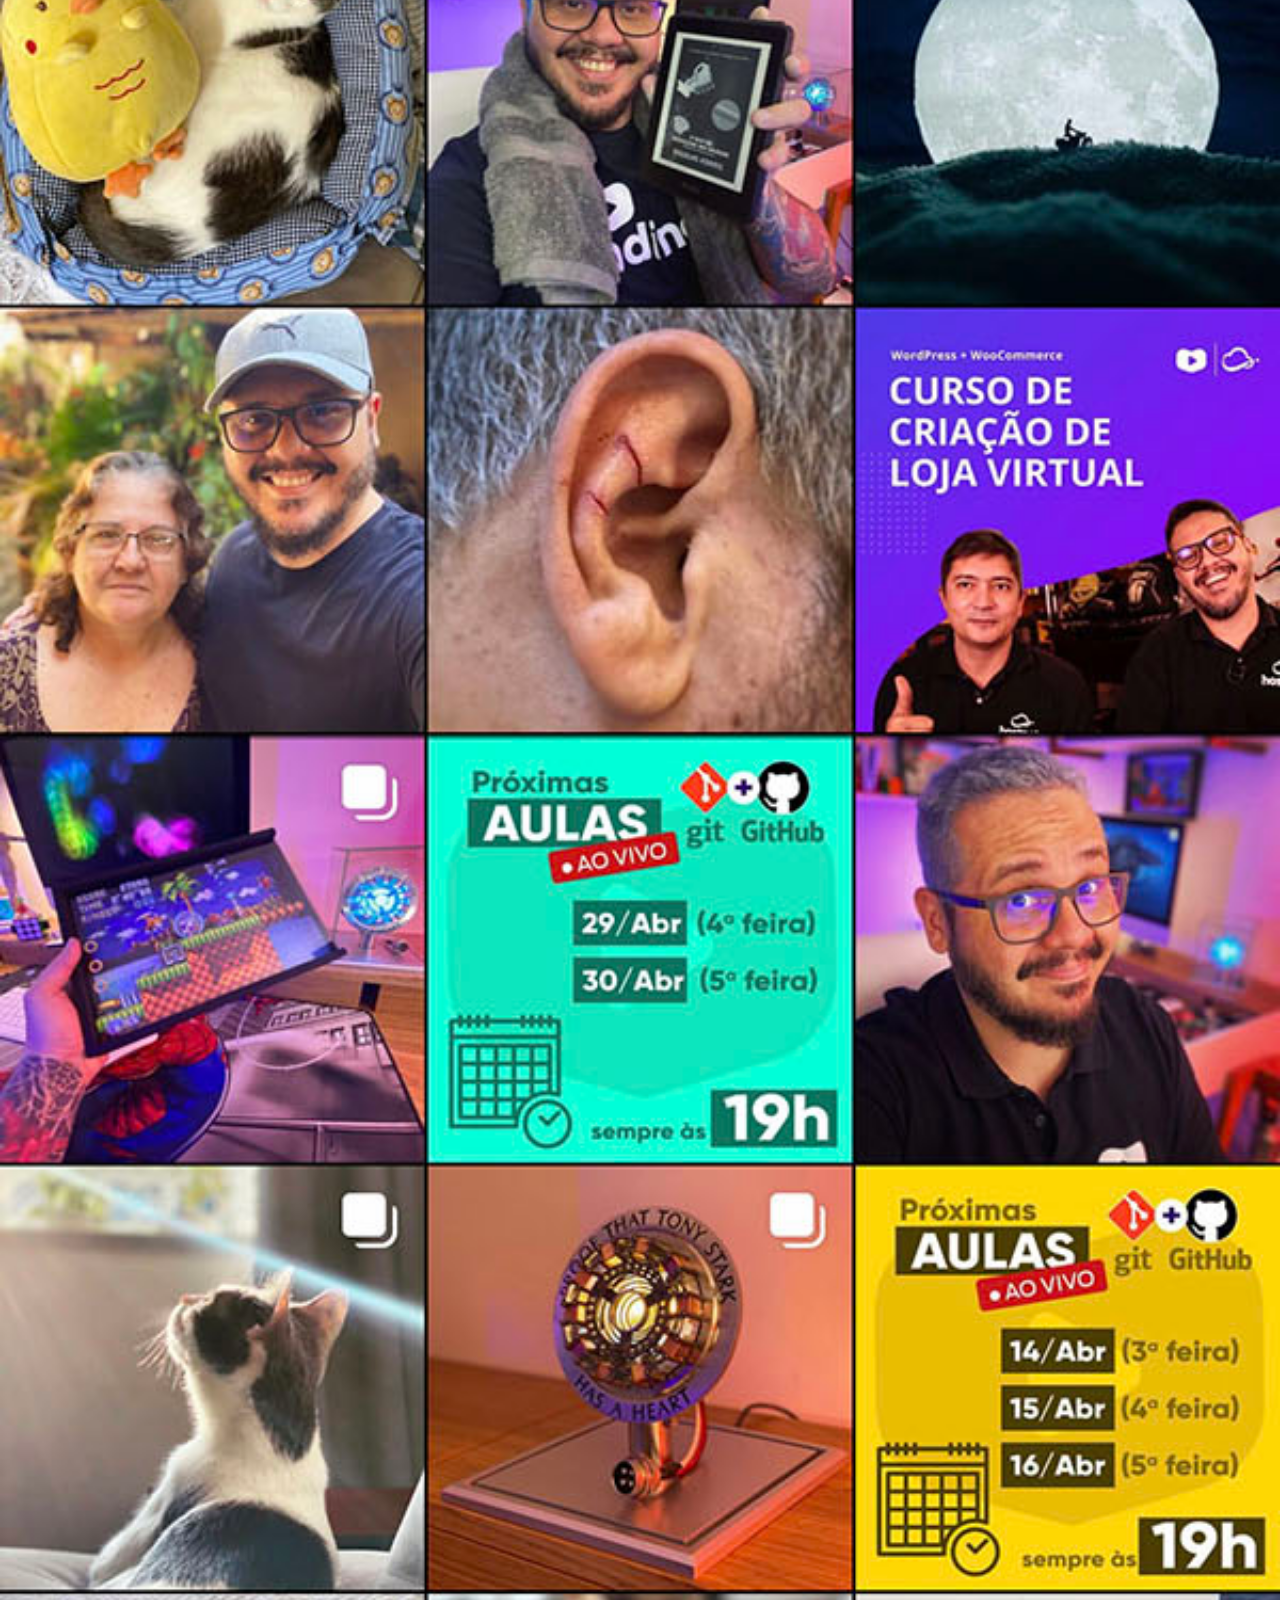
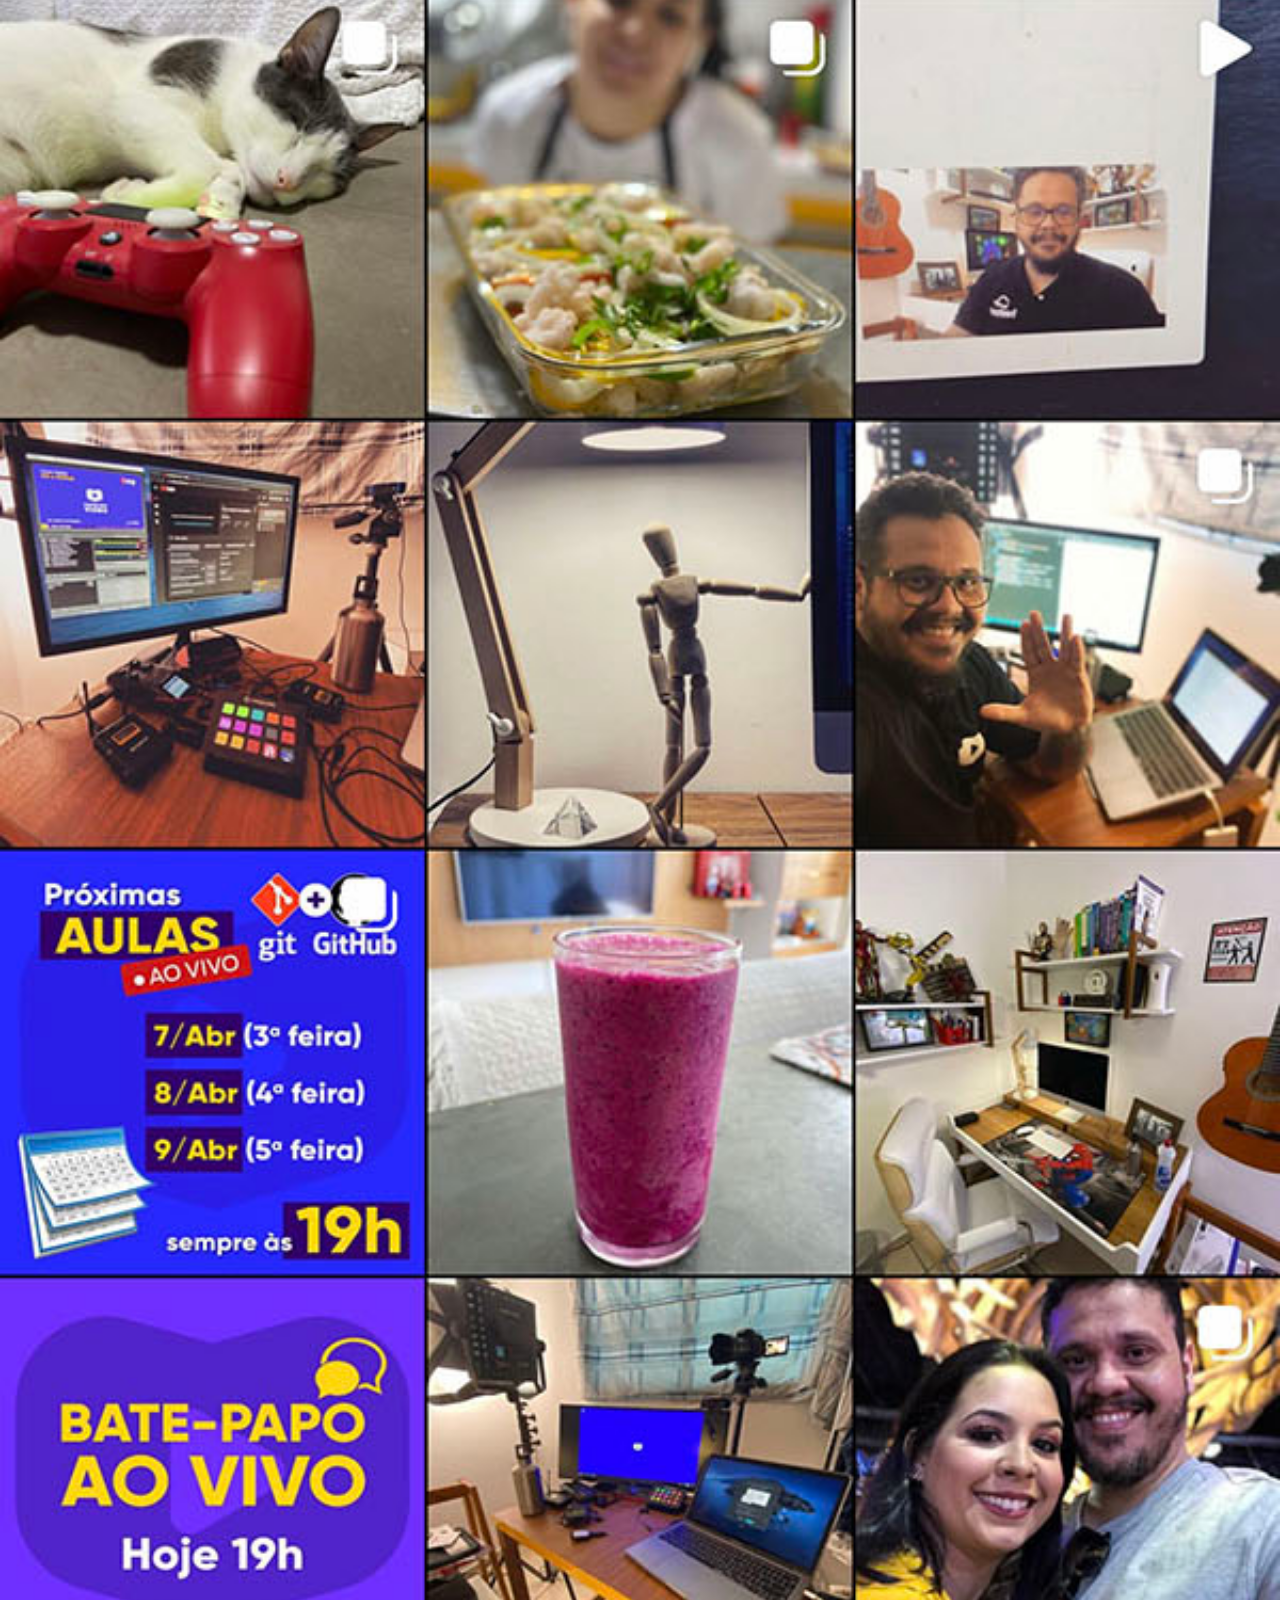
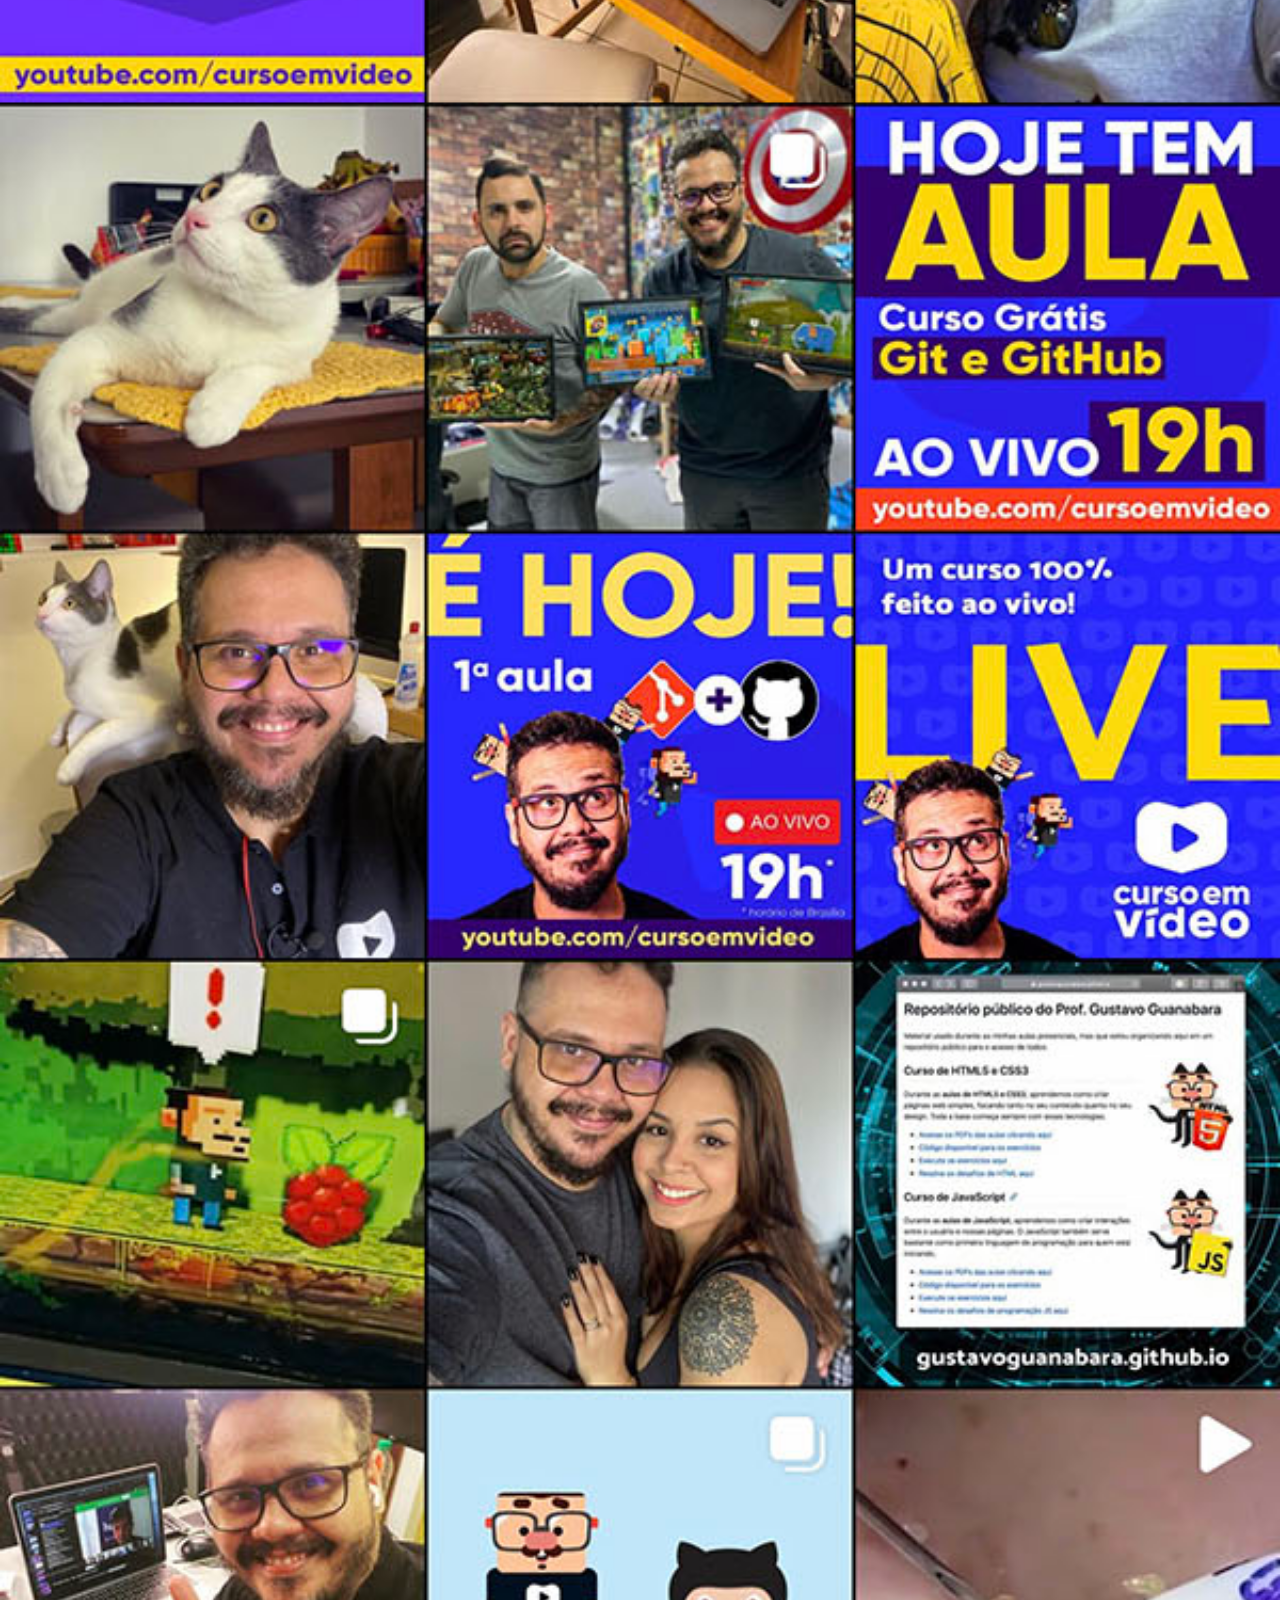
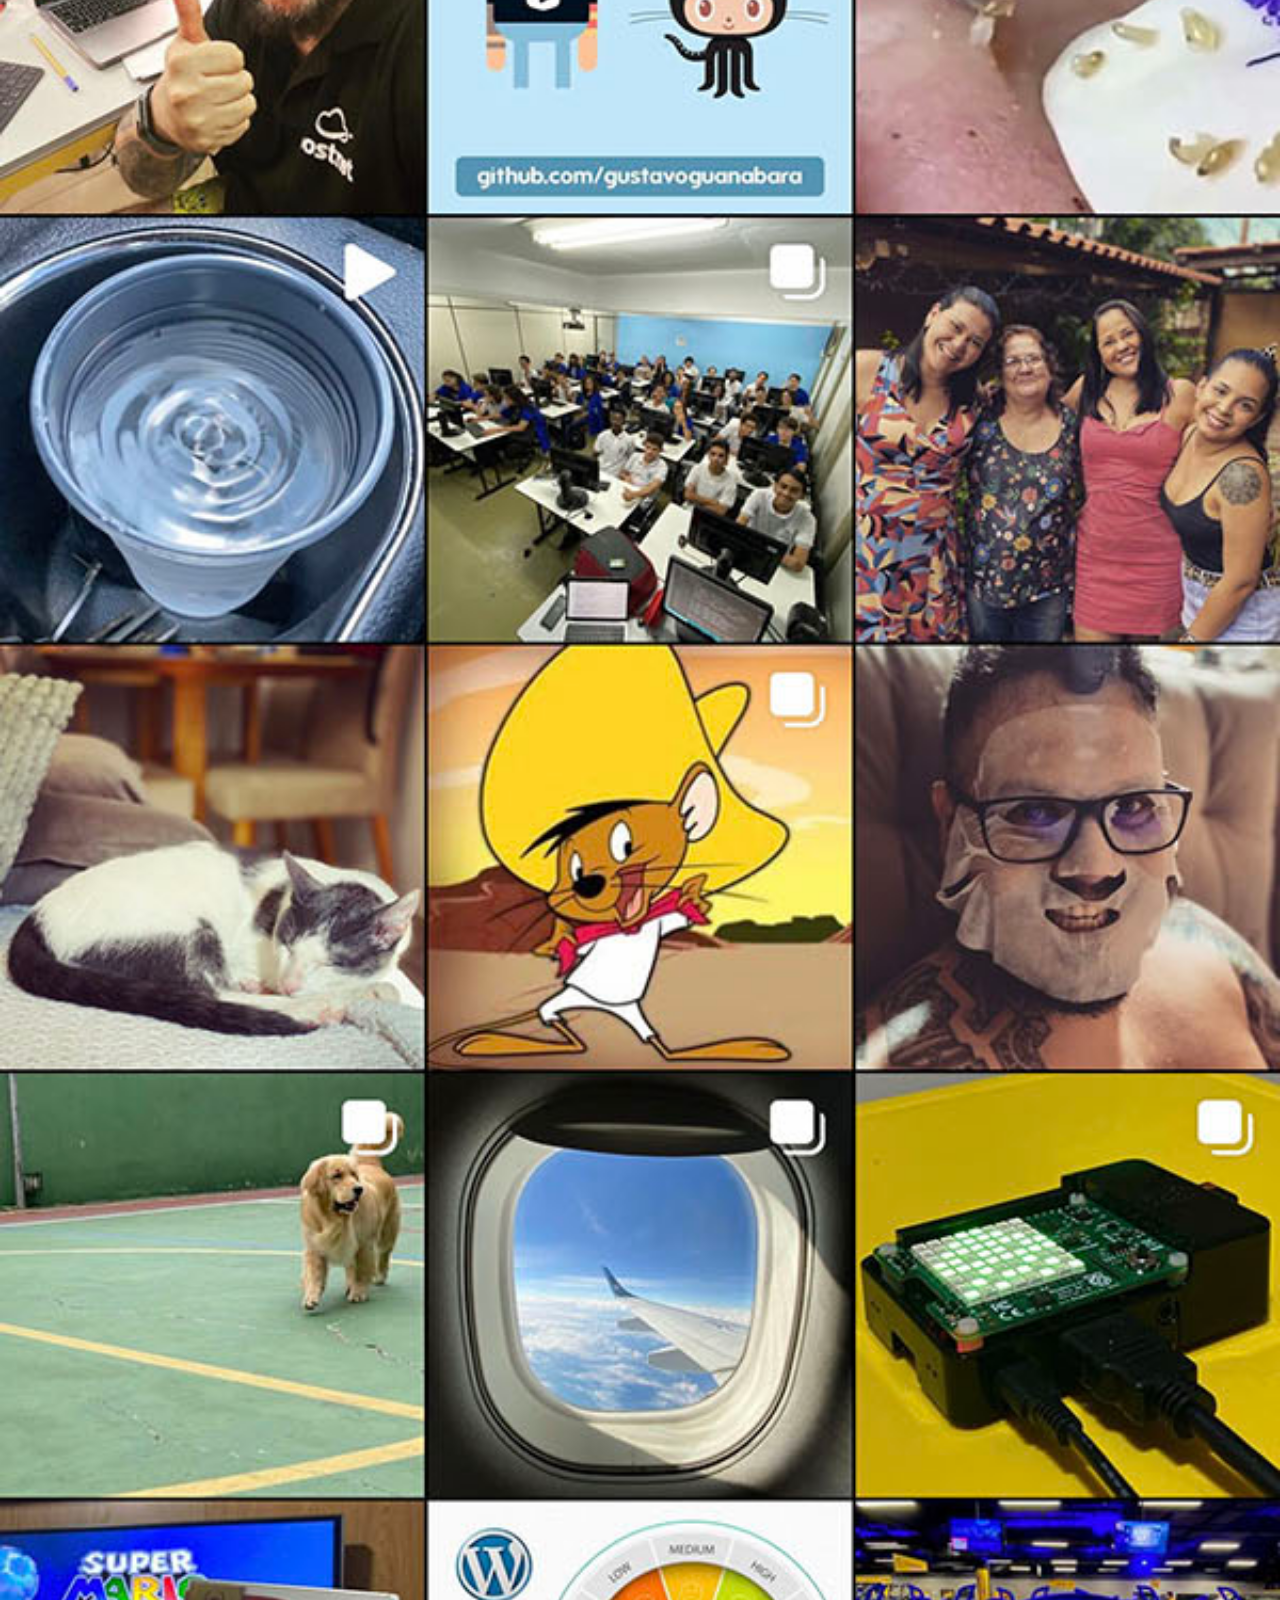
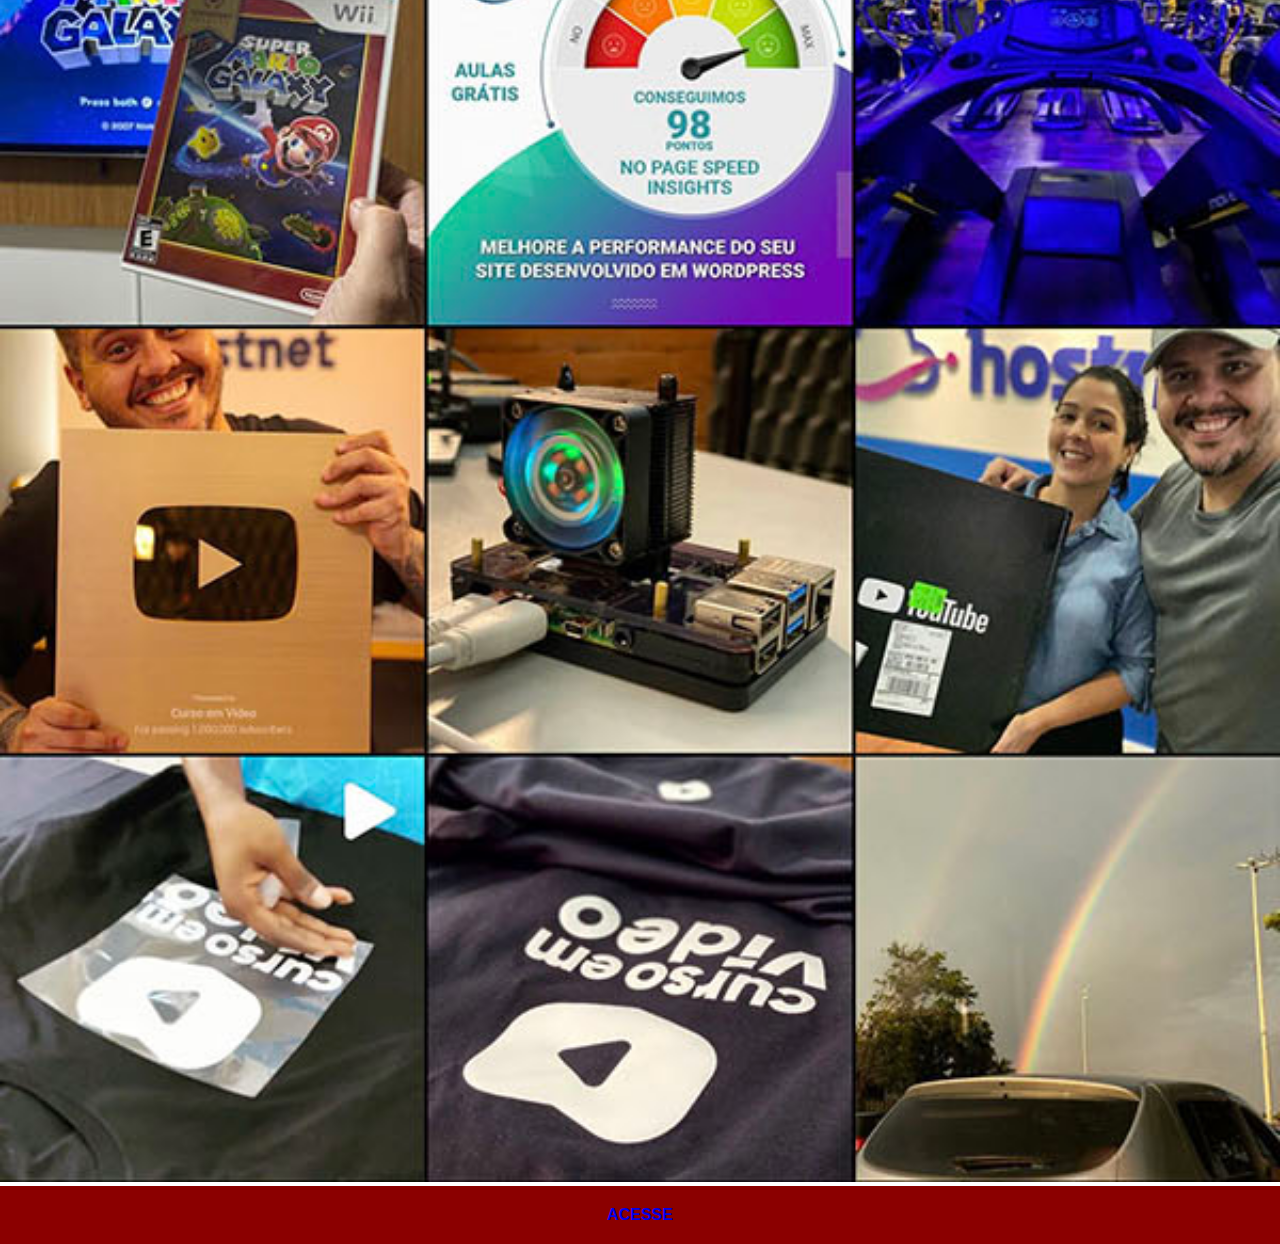
<file: instagram.html>
<!DOCTYPE html>
<html lang="pt-br">
<head>
    <meta charset="UTF-8">
    <meta name="viewport" content="width=device-width, initial-scale=1.0">
    <title>Instagram</title>
    <link rel="stylesheet" href="estilos/social.css">
</head>
<body>
    <img src="imagens/tela-instagram.jpg" alt="Instagram">
    <a href="https://www.instagram.com/the.gnaldera/">ACESSE</a>
</body>
</html>
</file>
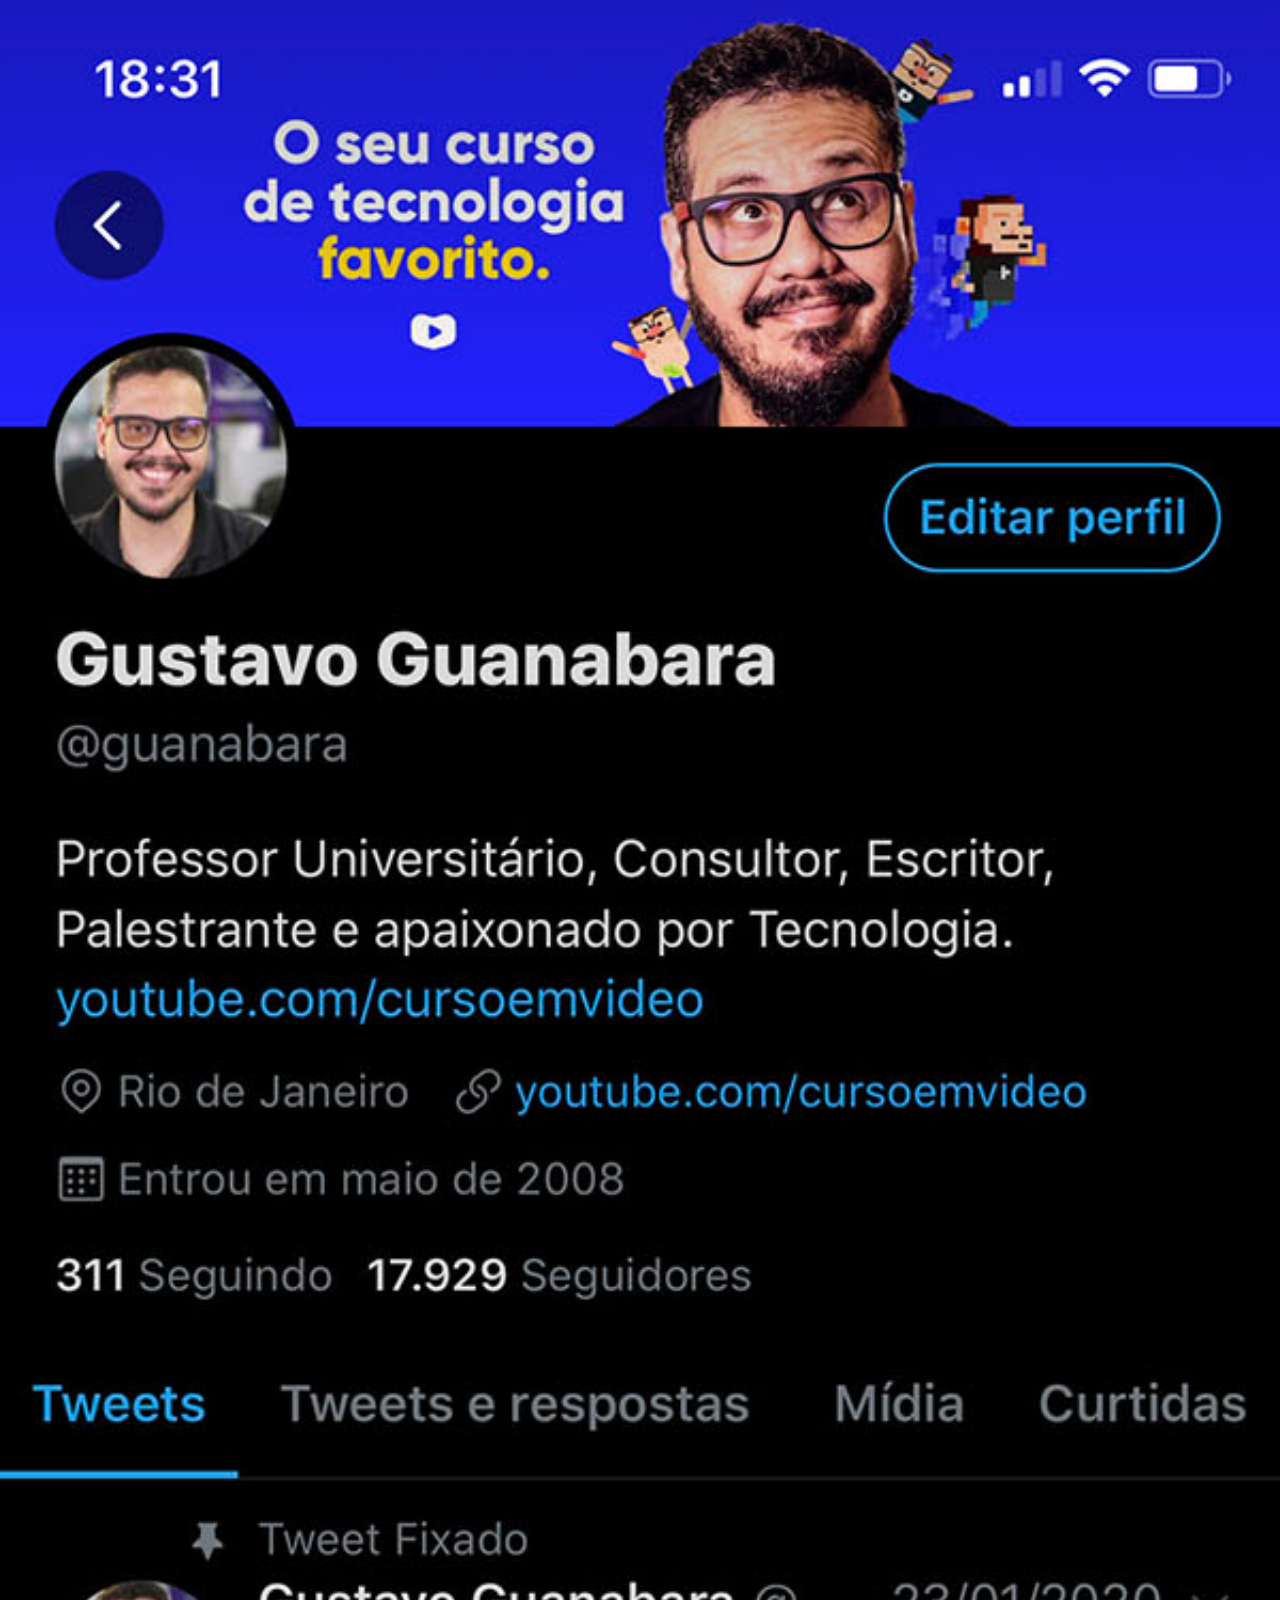
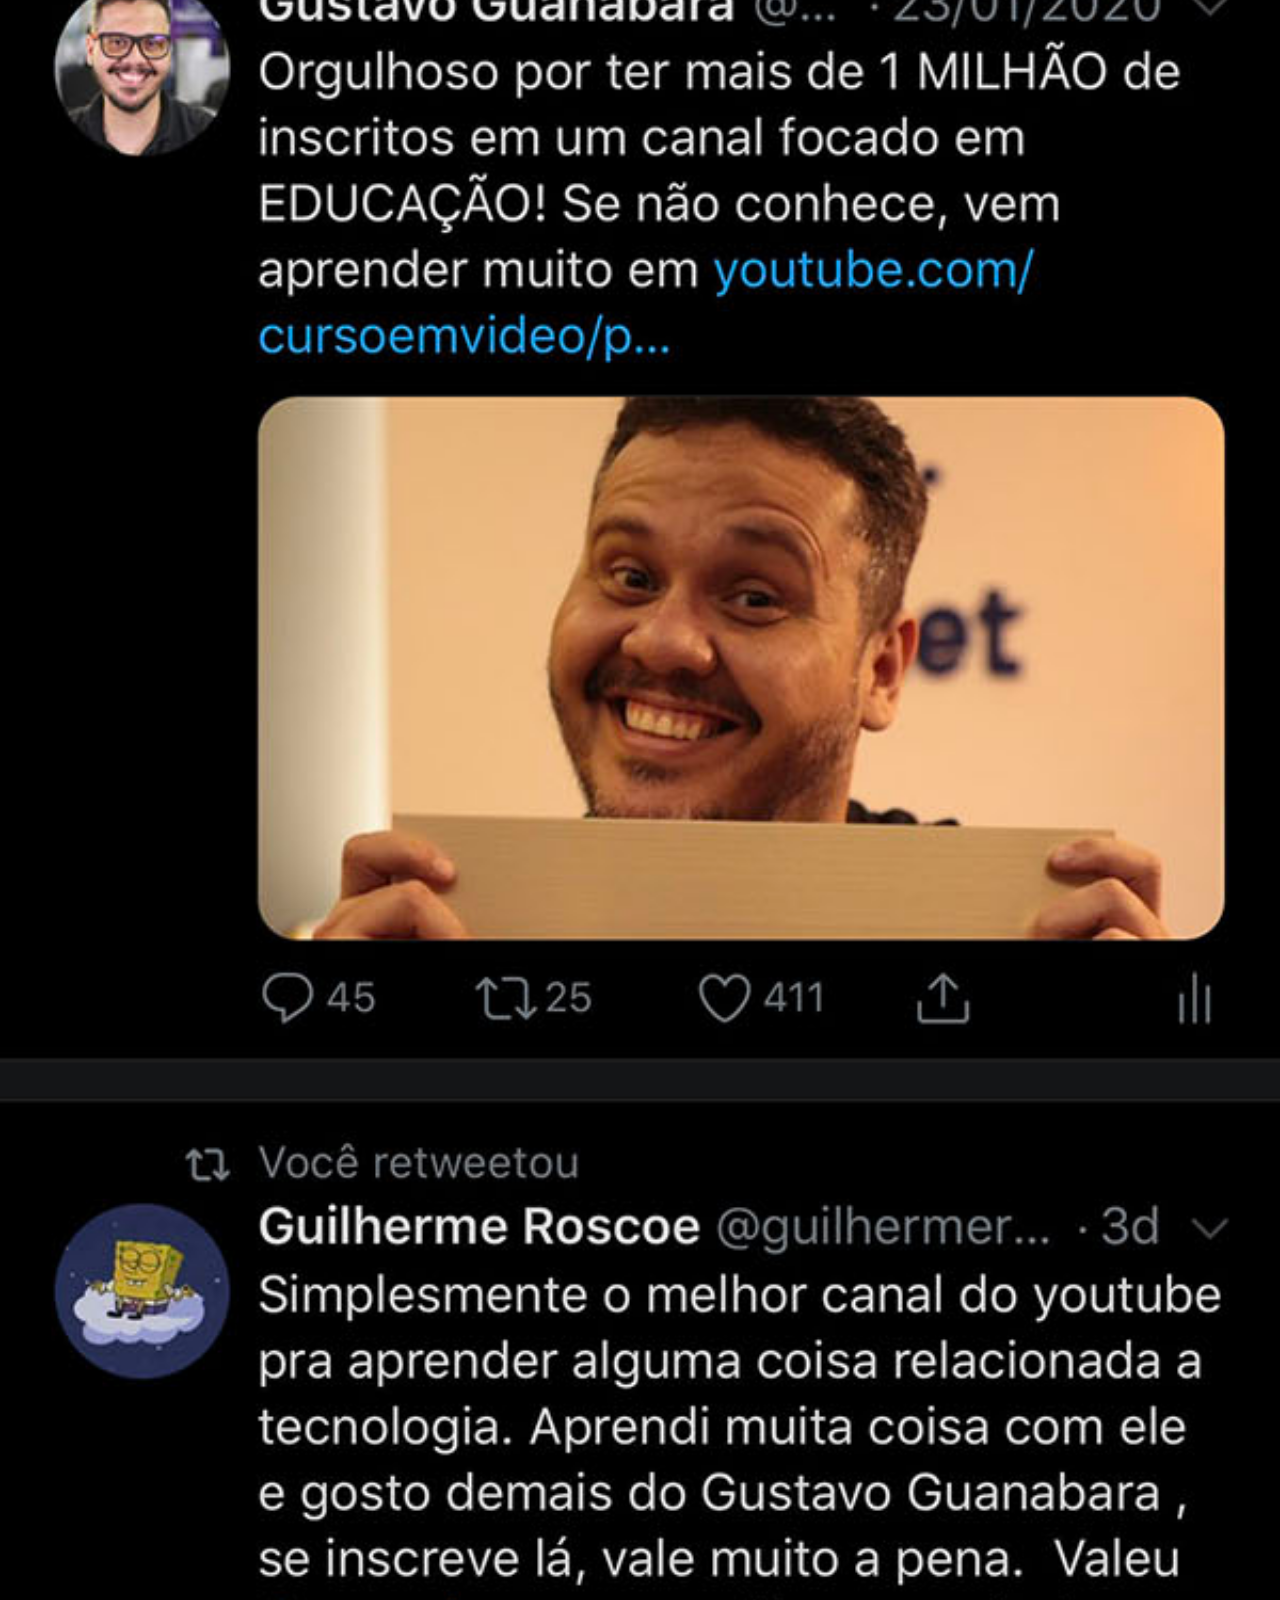
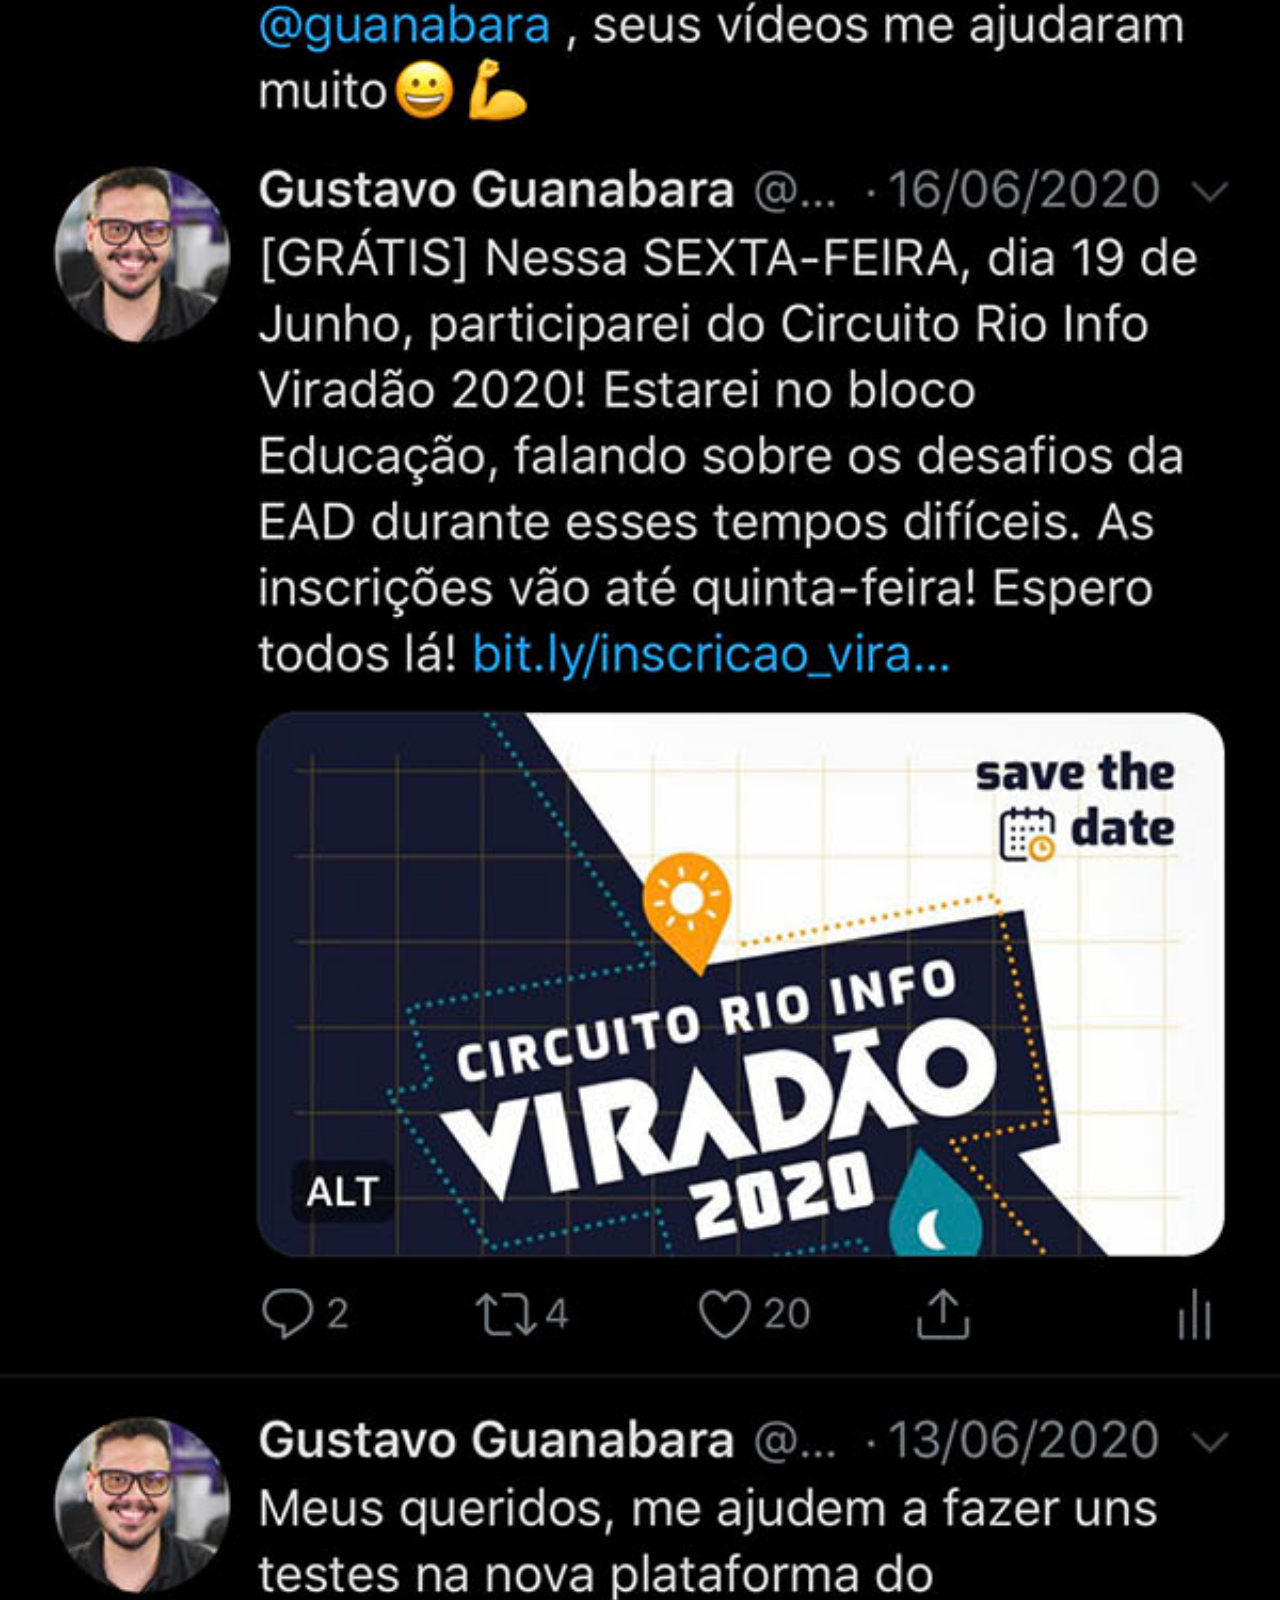
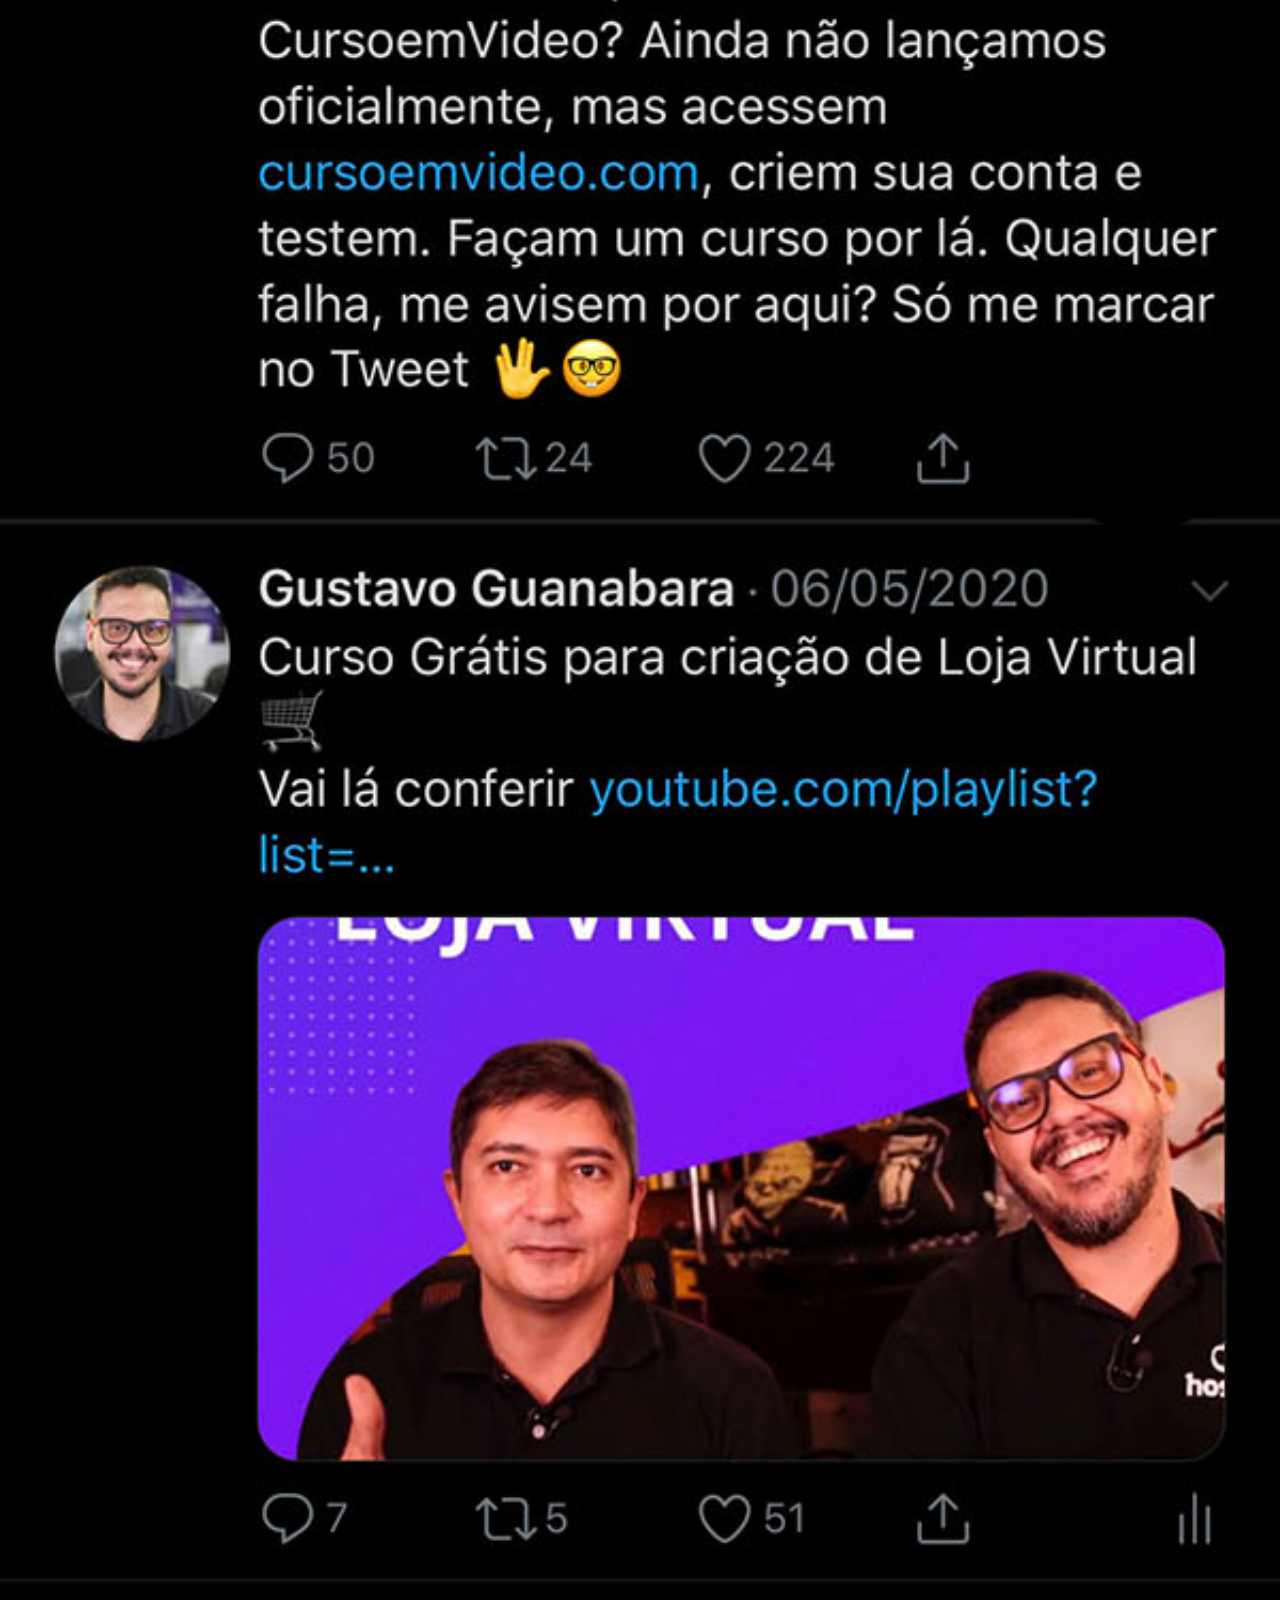
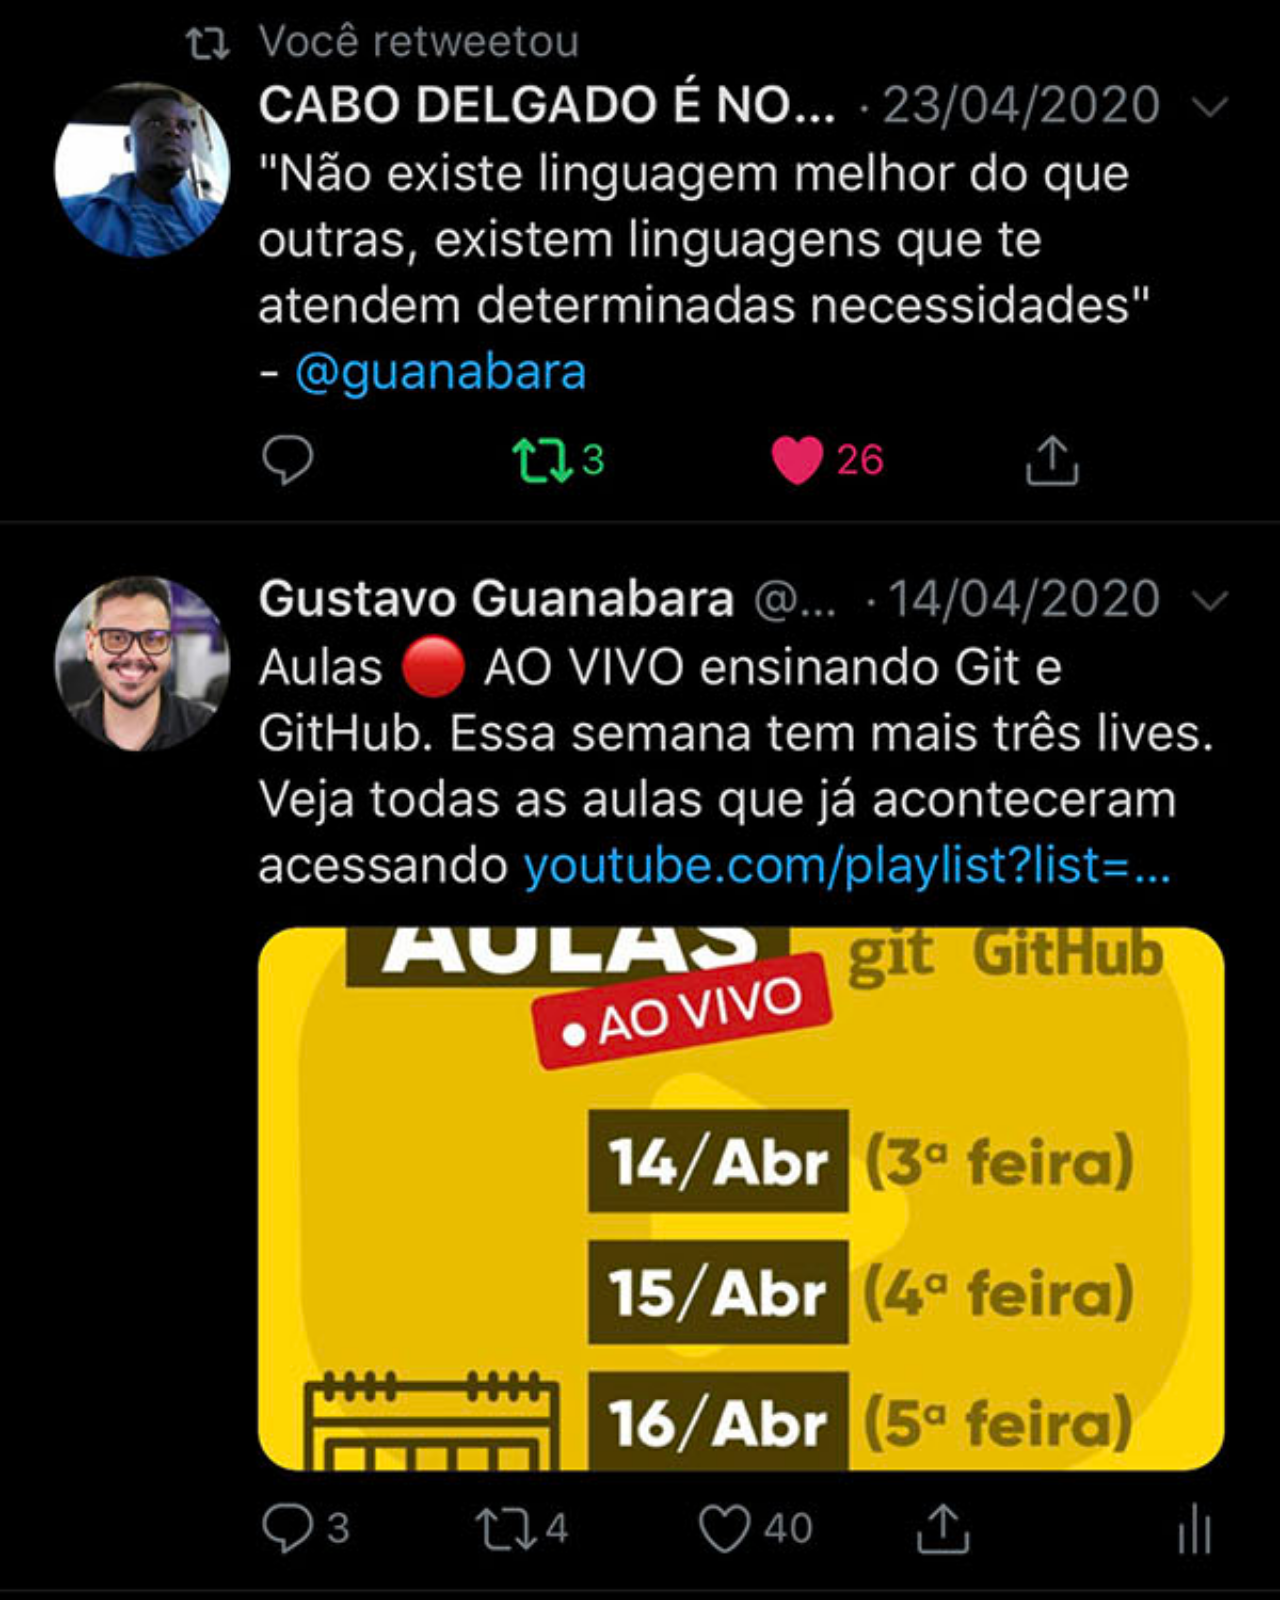
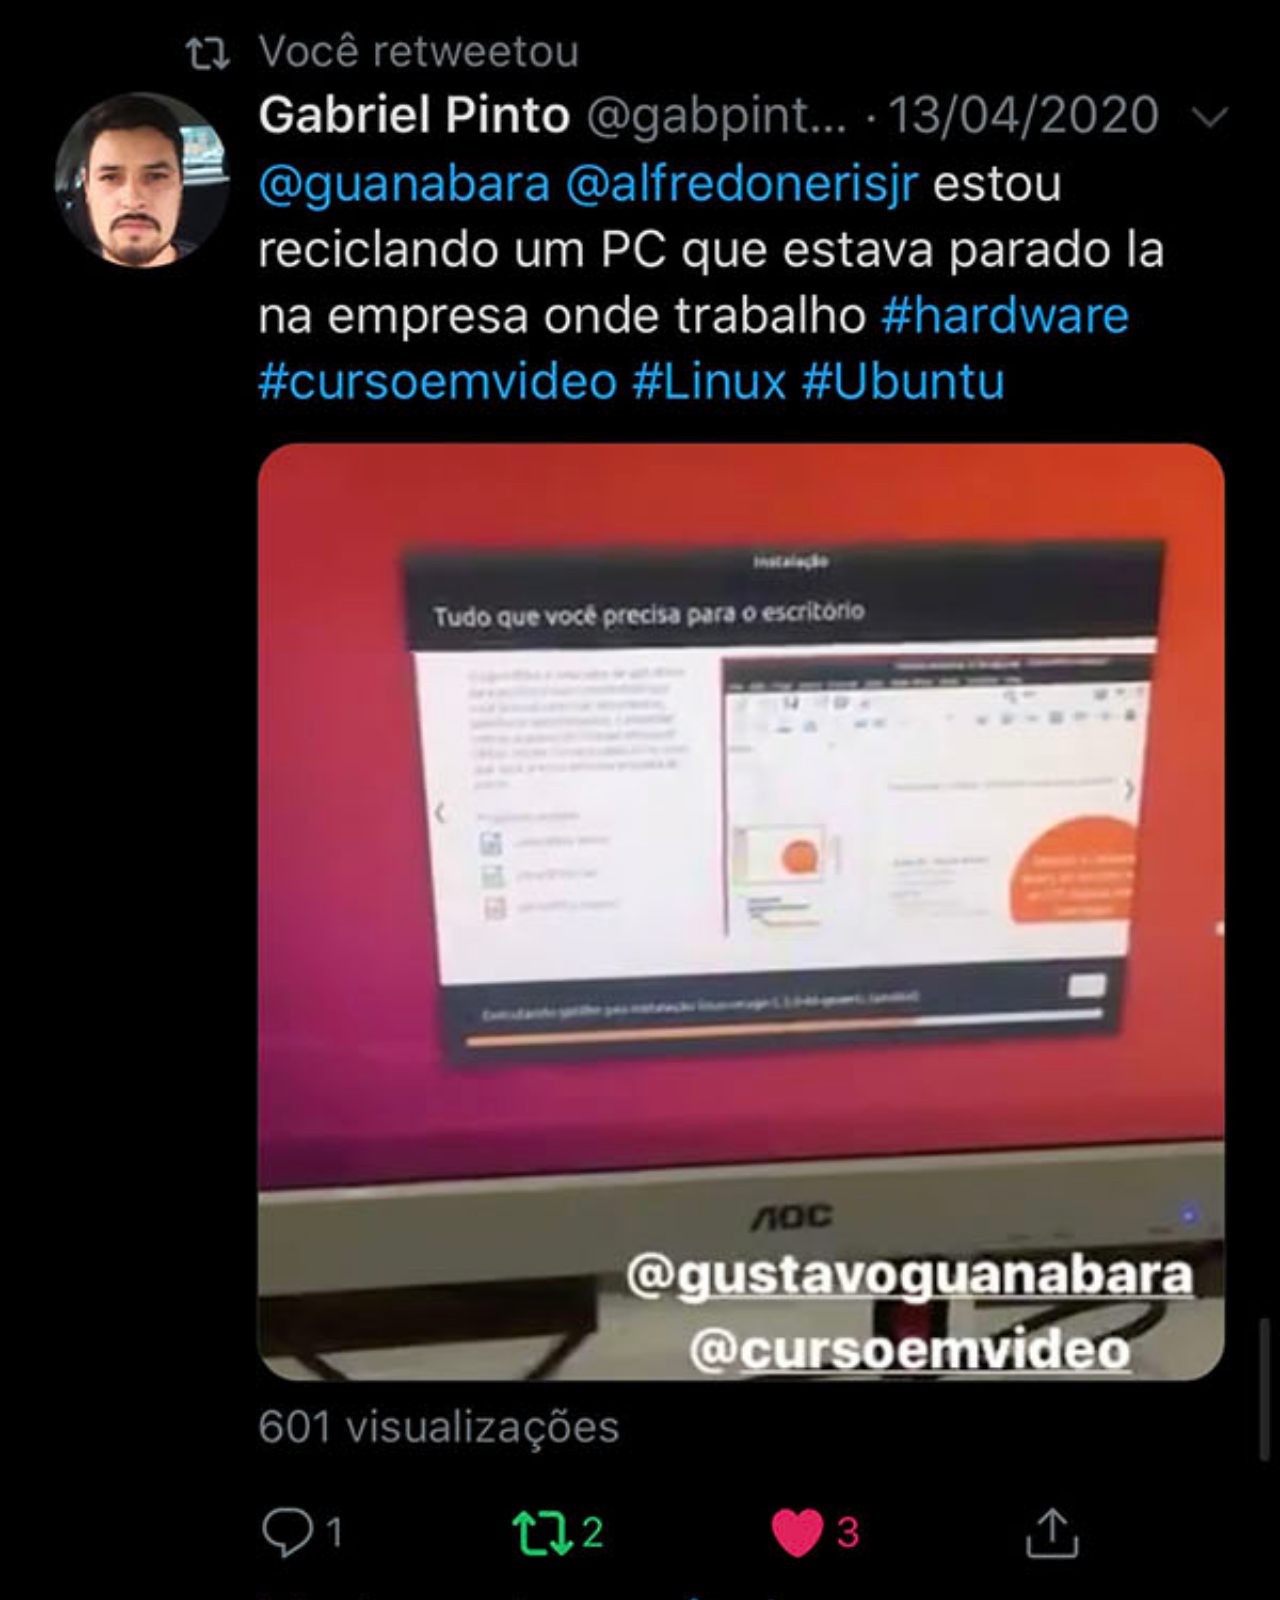
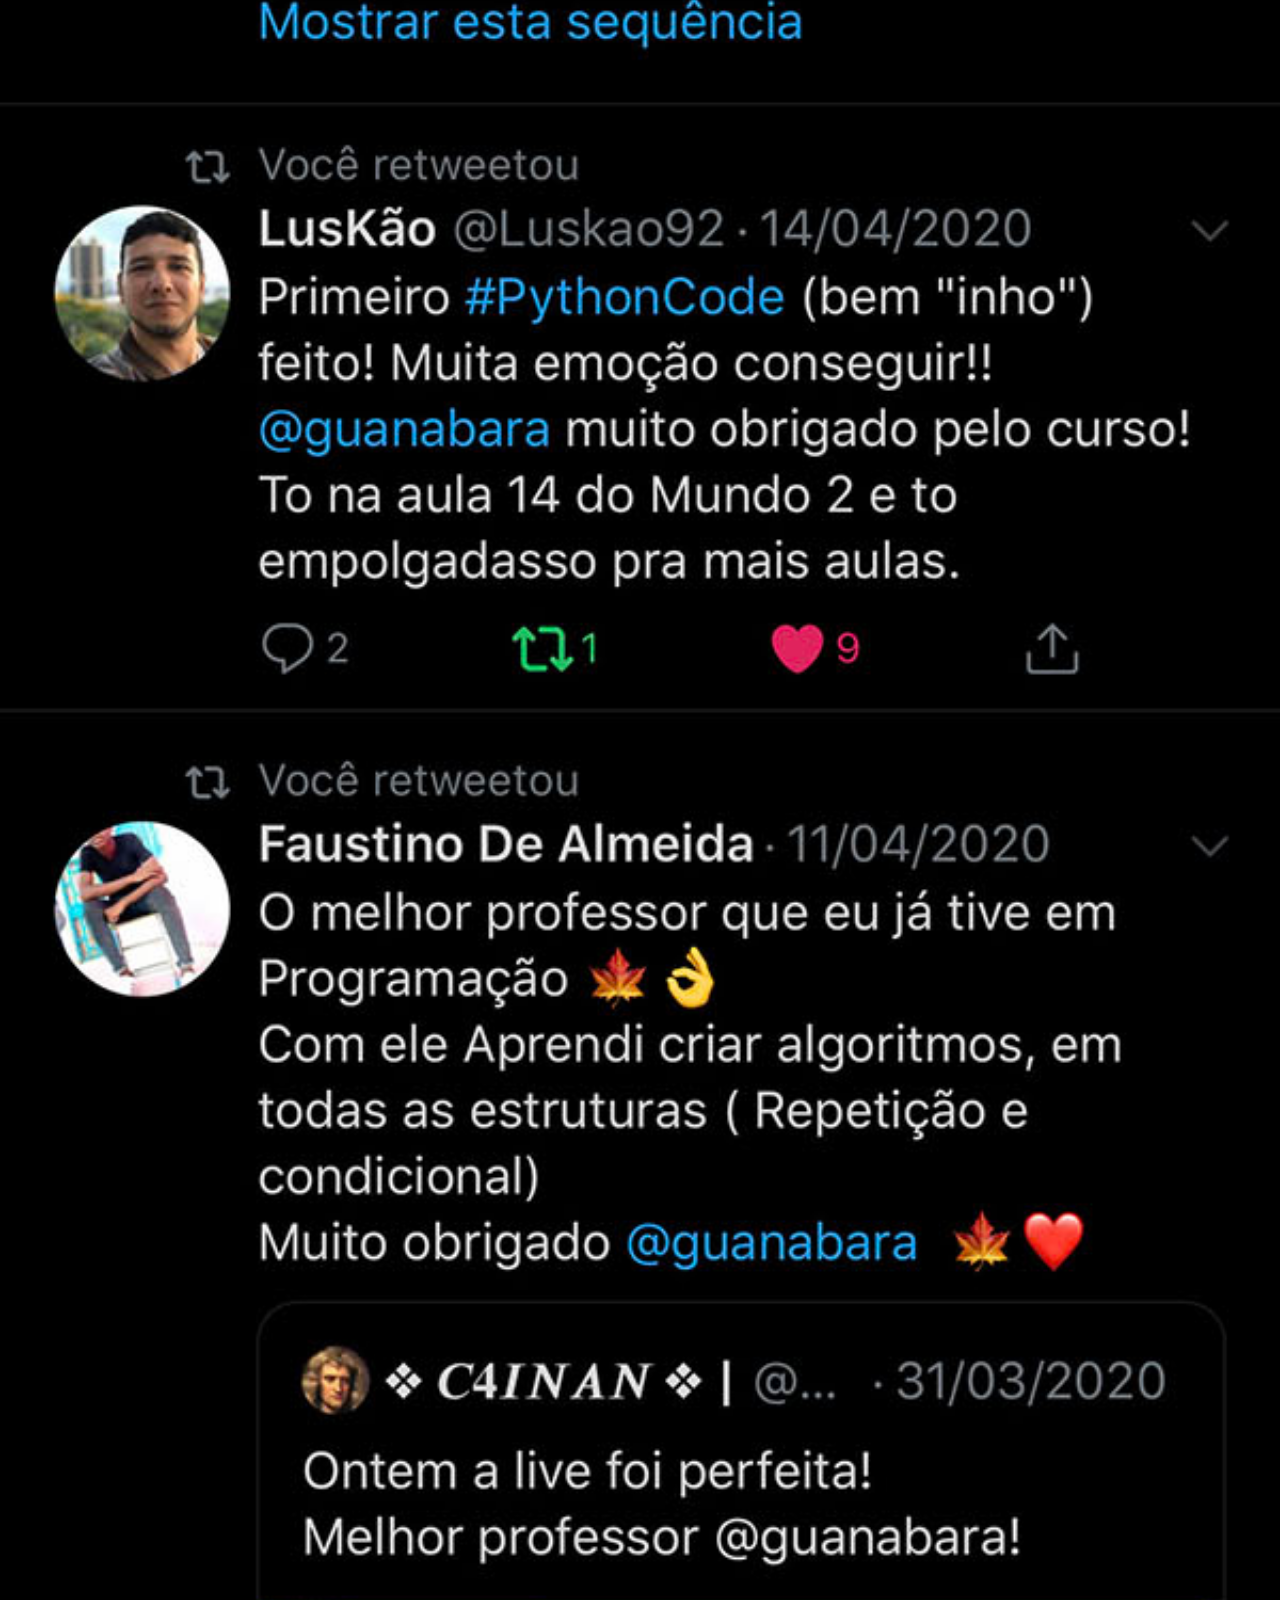
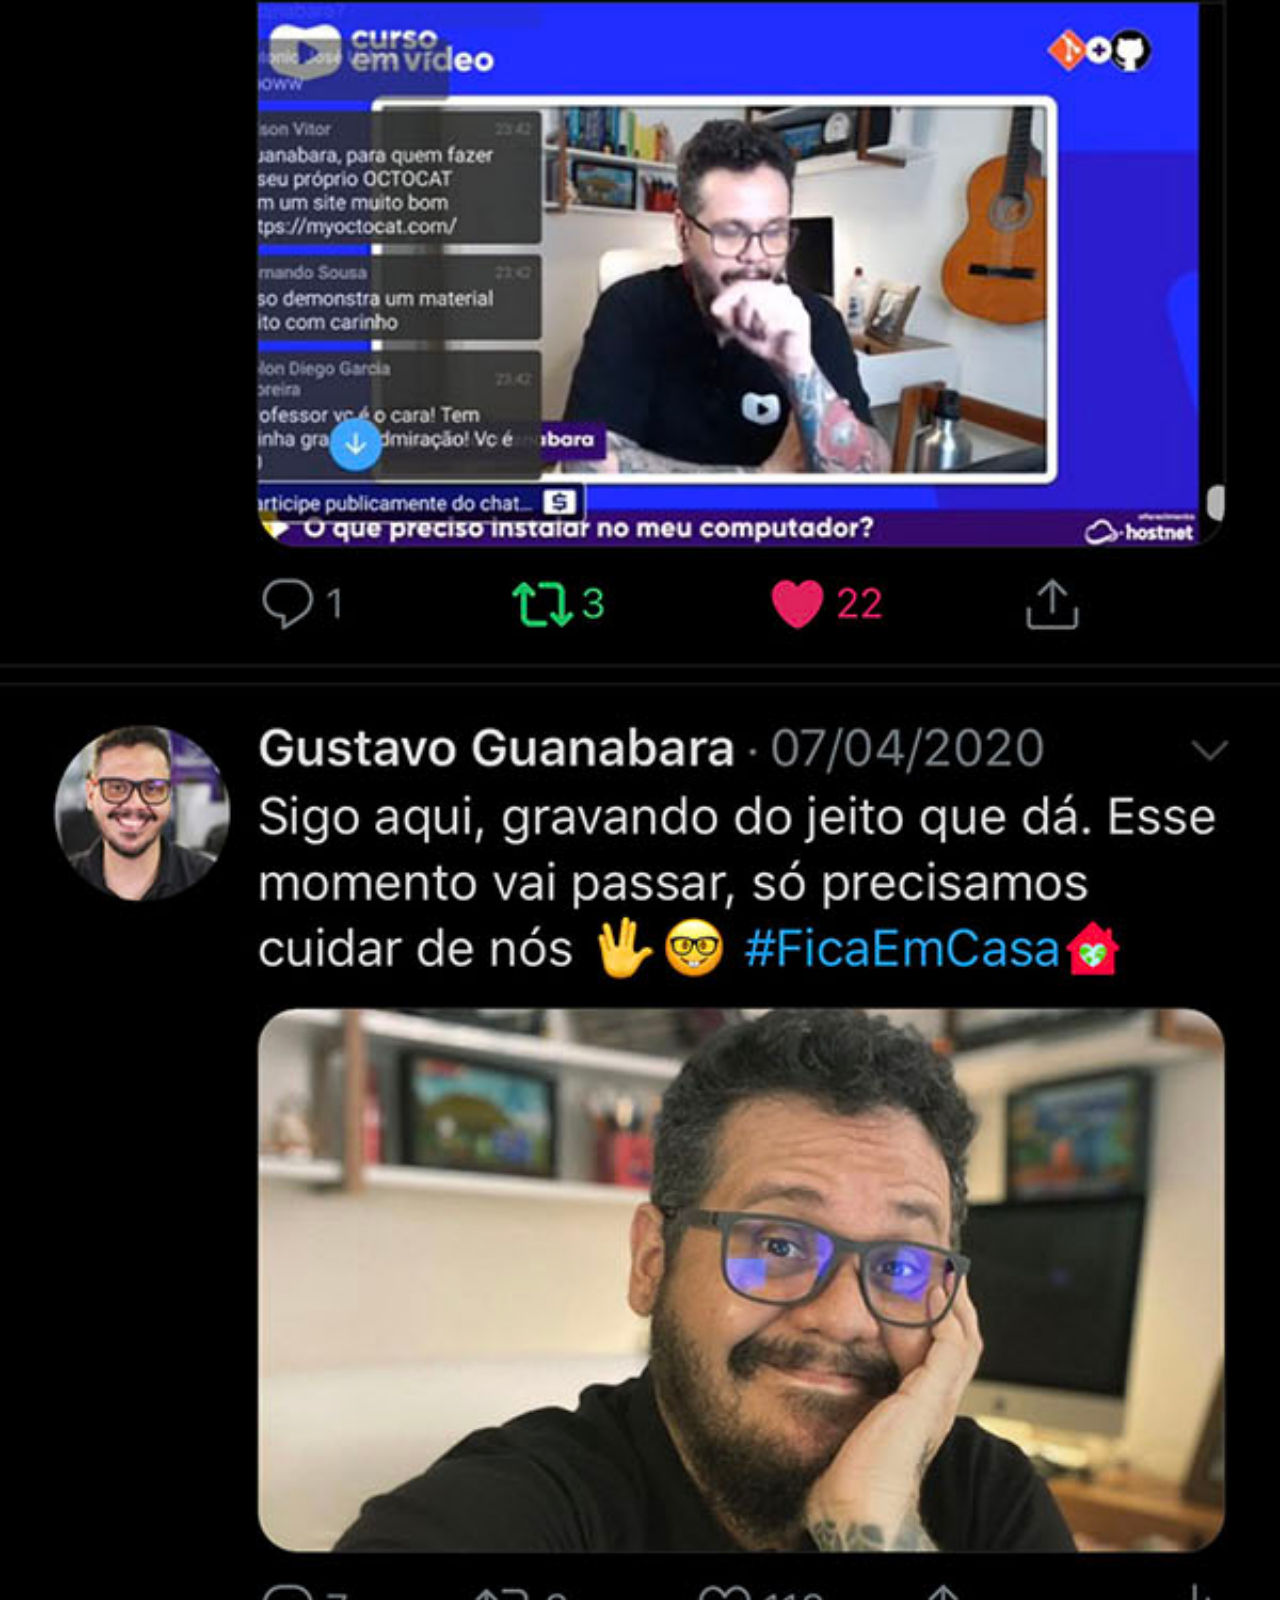
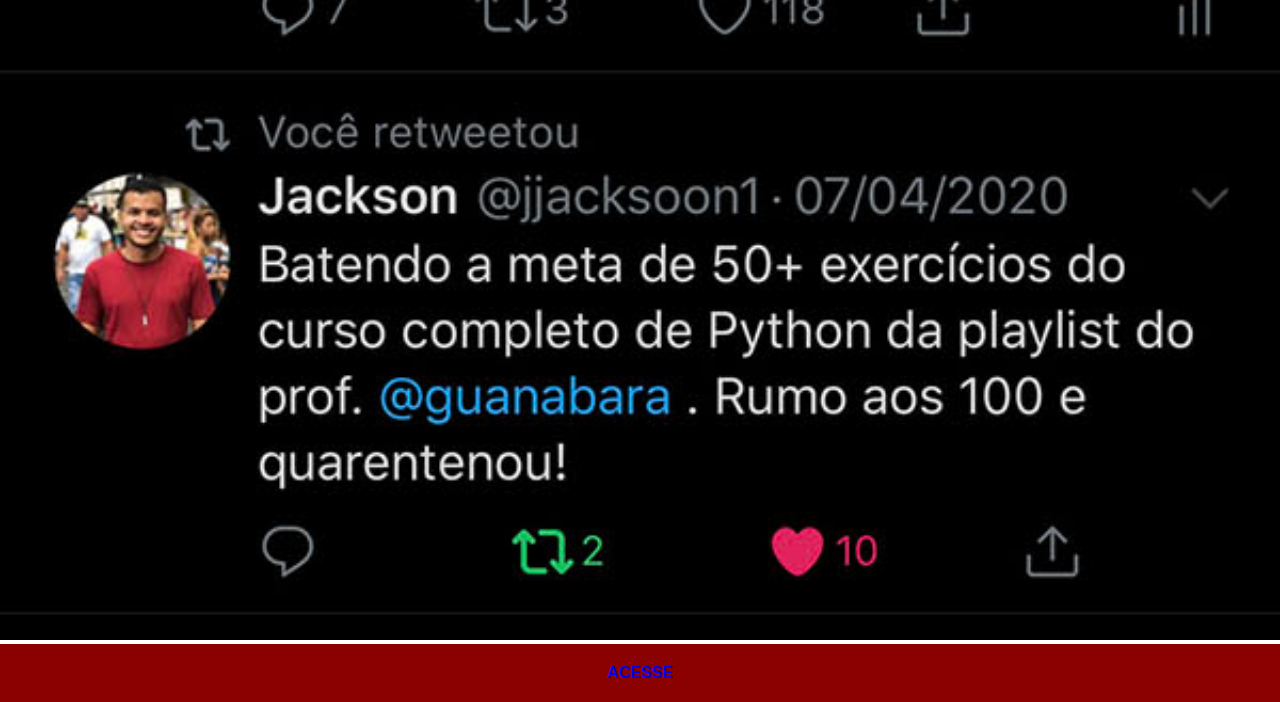
<file: twitter.html>
<!DOCTYPE html>
<html lang="pt-br">
<head>
    <meta charset="UTF-8">
    <meta name="viewport" content="width=device-width, initial-scale=1.0">
    <title>Twitter</title>
    <link rel="stylesheet" href="estilos/social.css">
</head>
<body>
    <img src="imagens/tela-twitter.jpg" alt="Twitter">
    <a href="https://twitter.com/GnaldoGU">ACESSE</a>
</body>
</html>
</file>
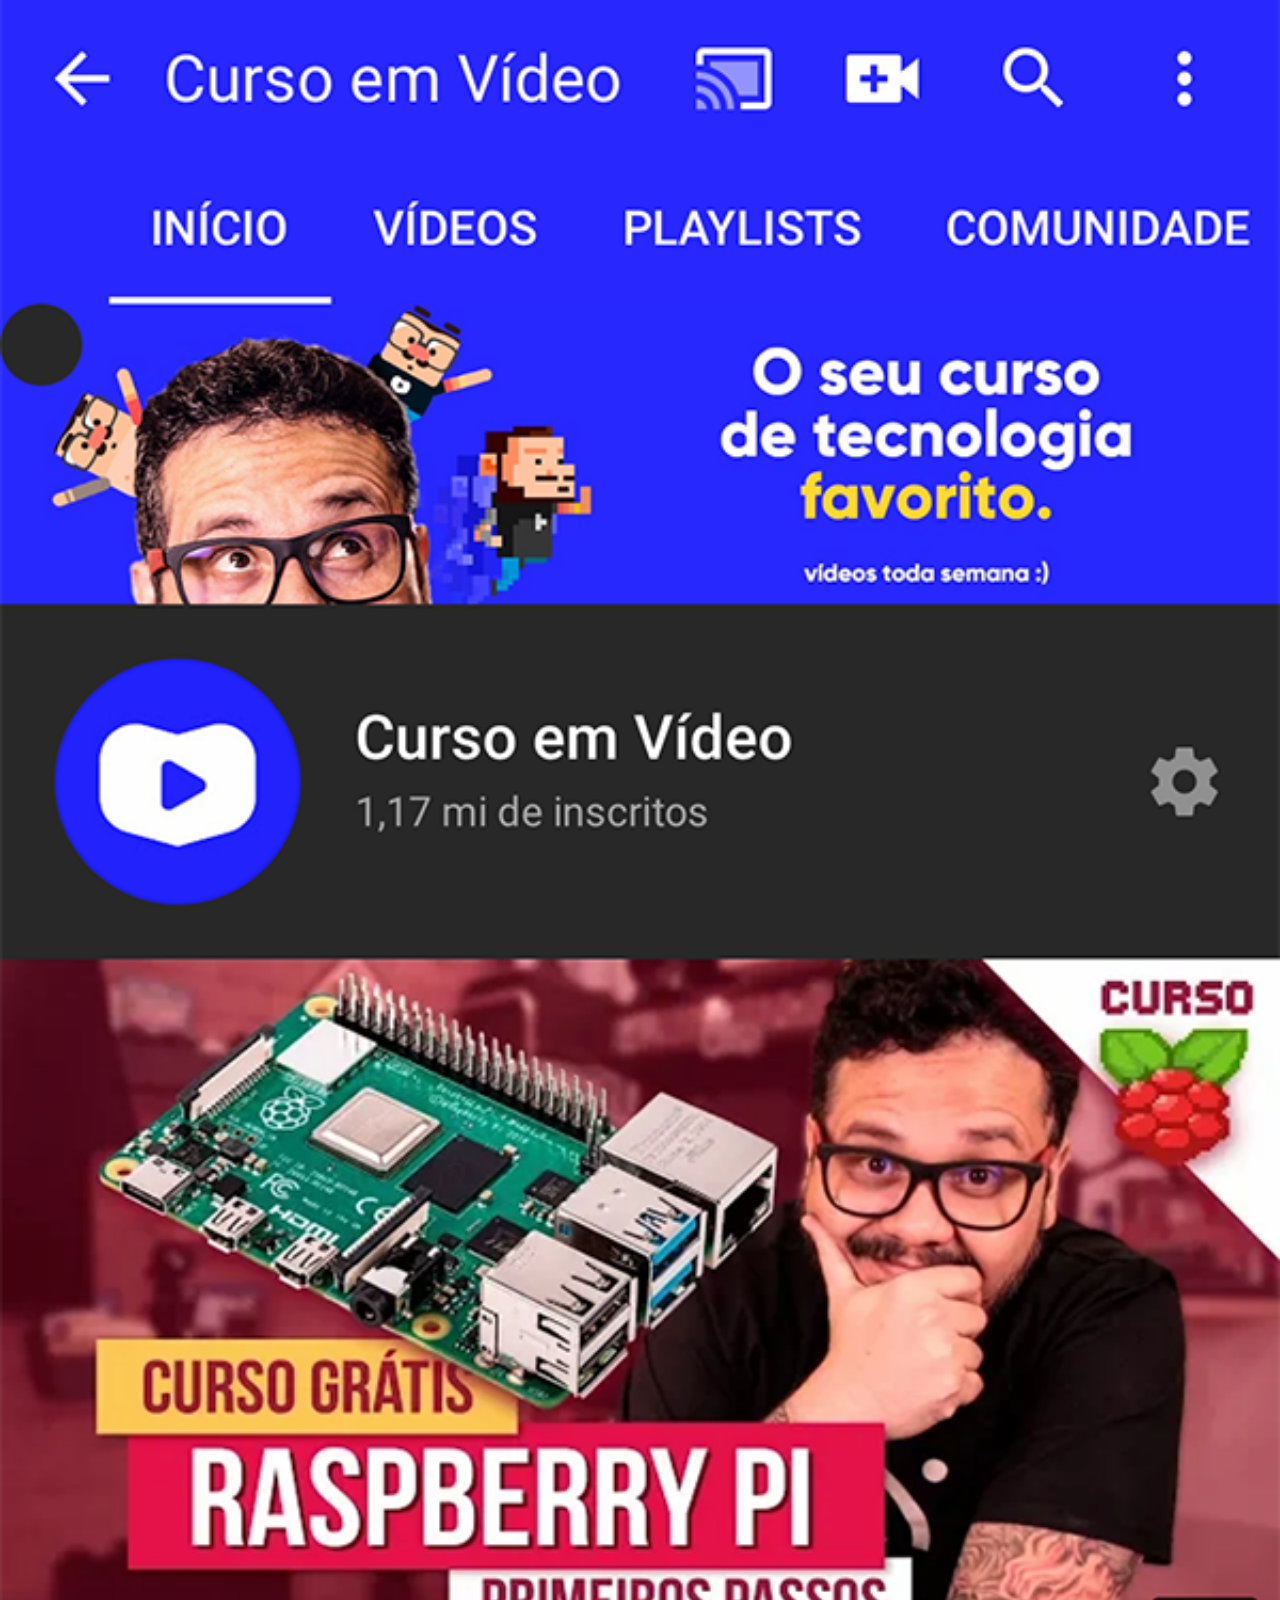
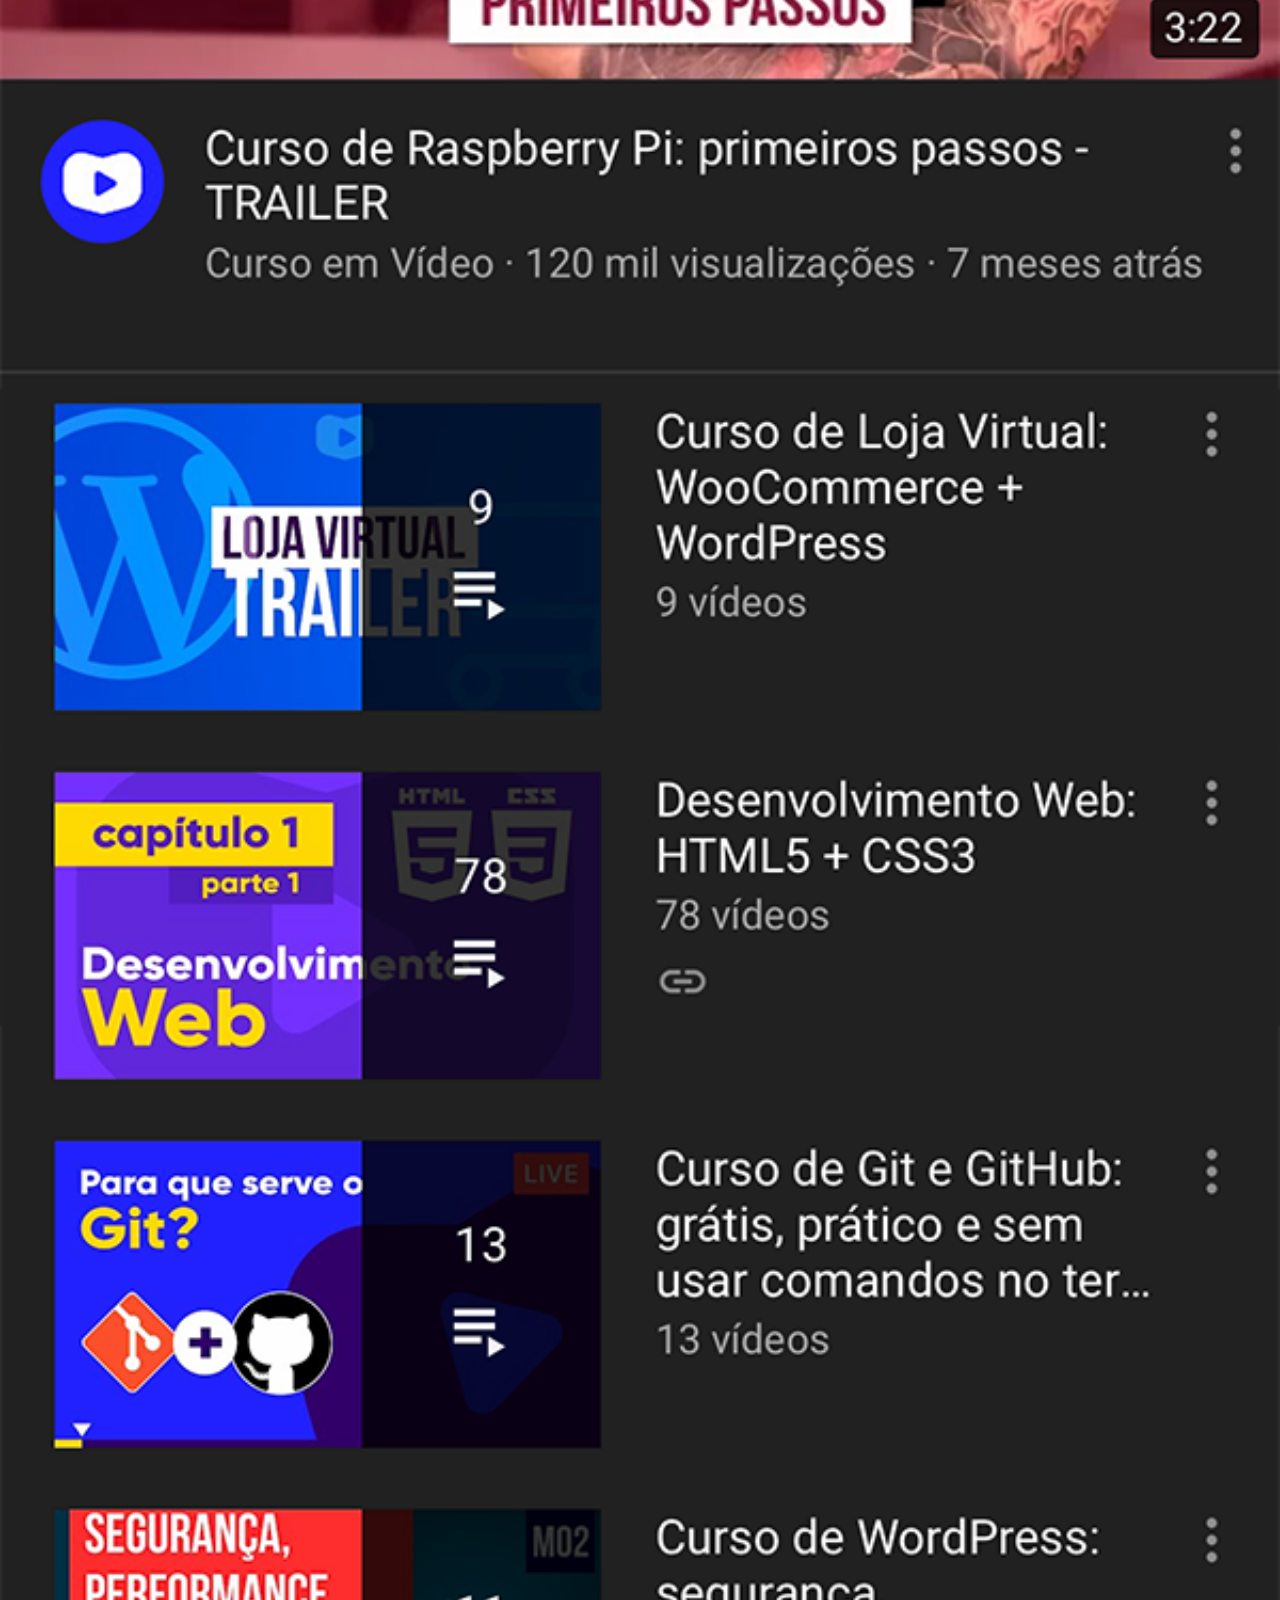
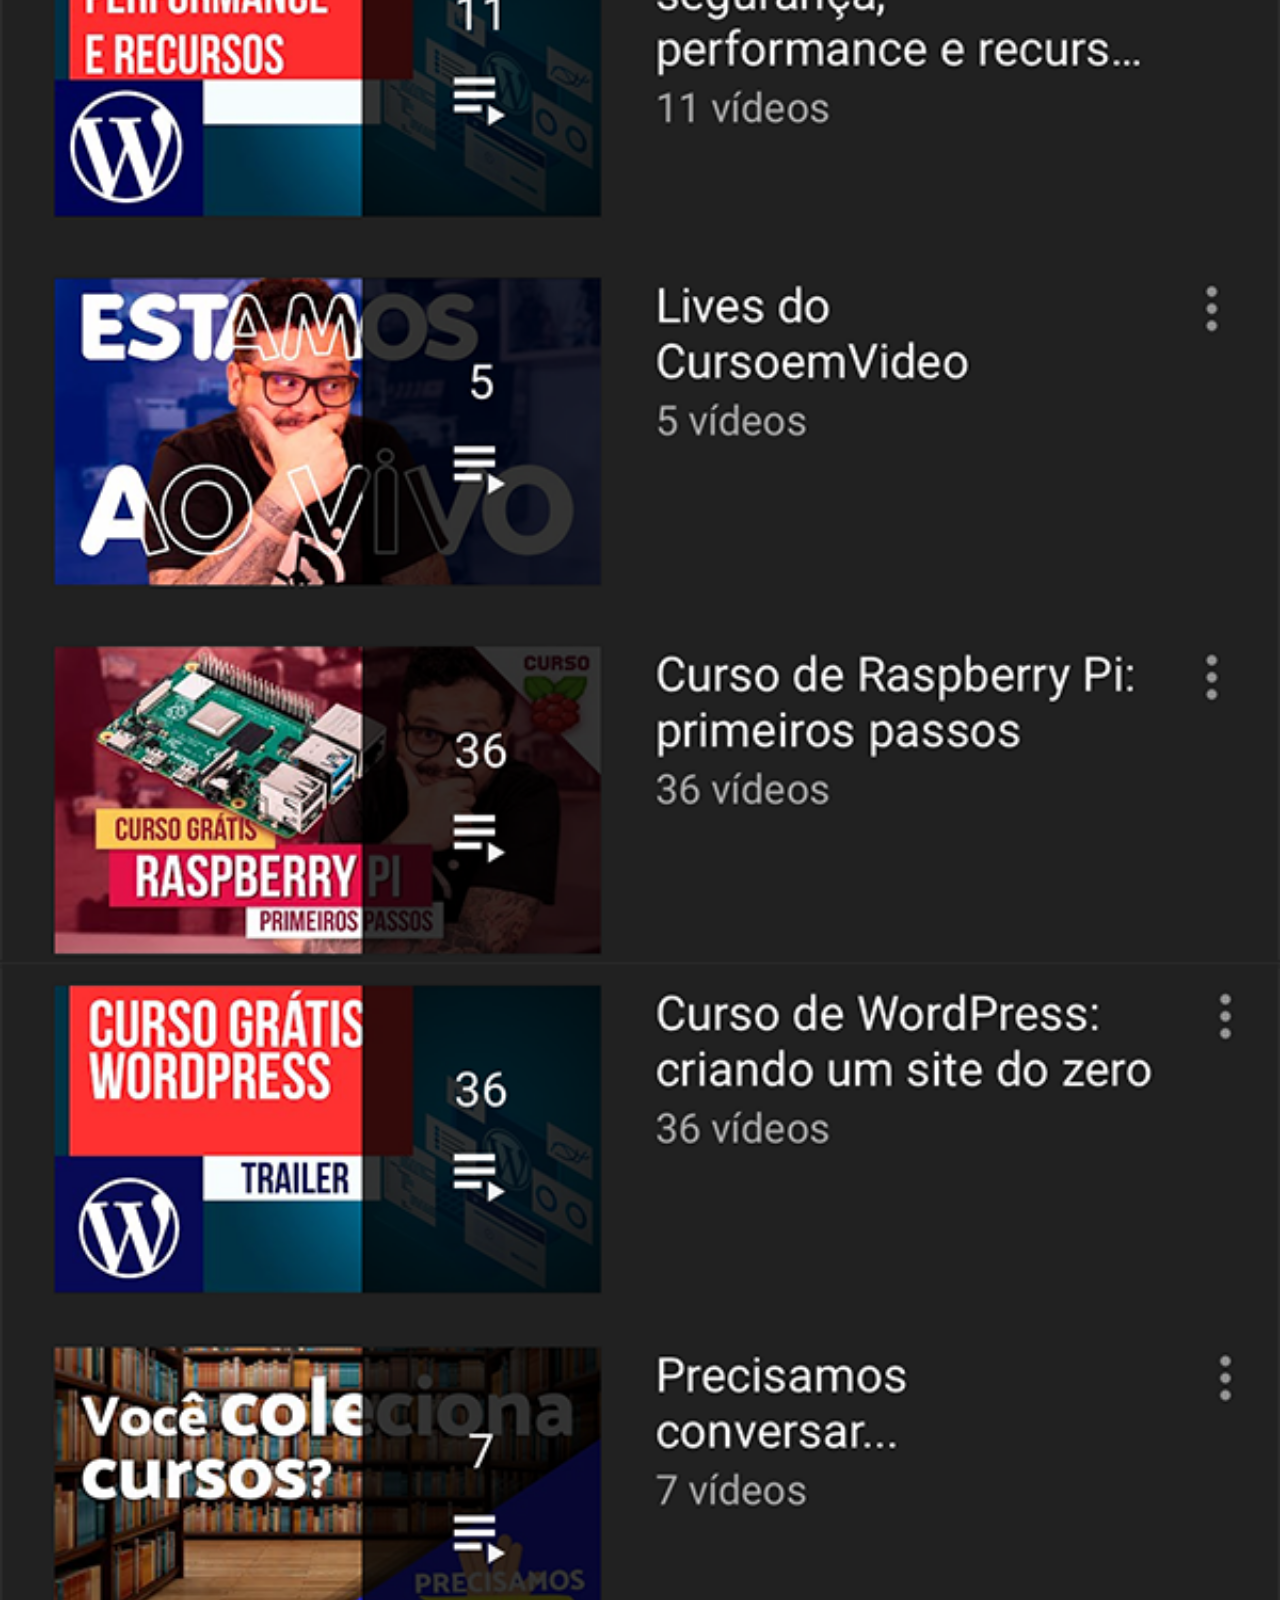
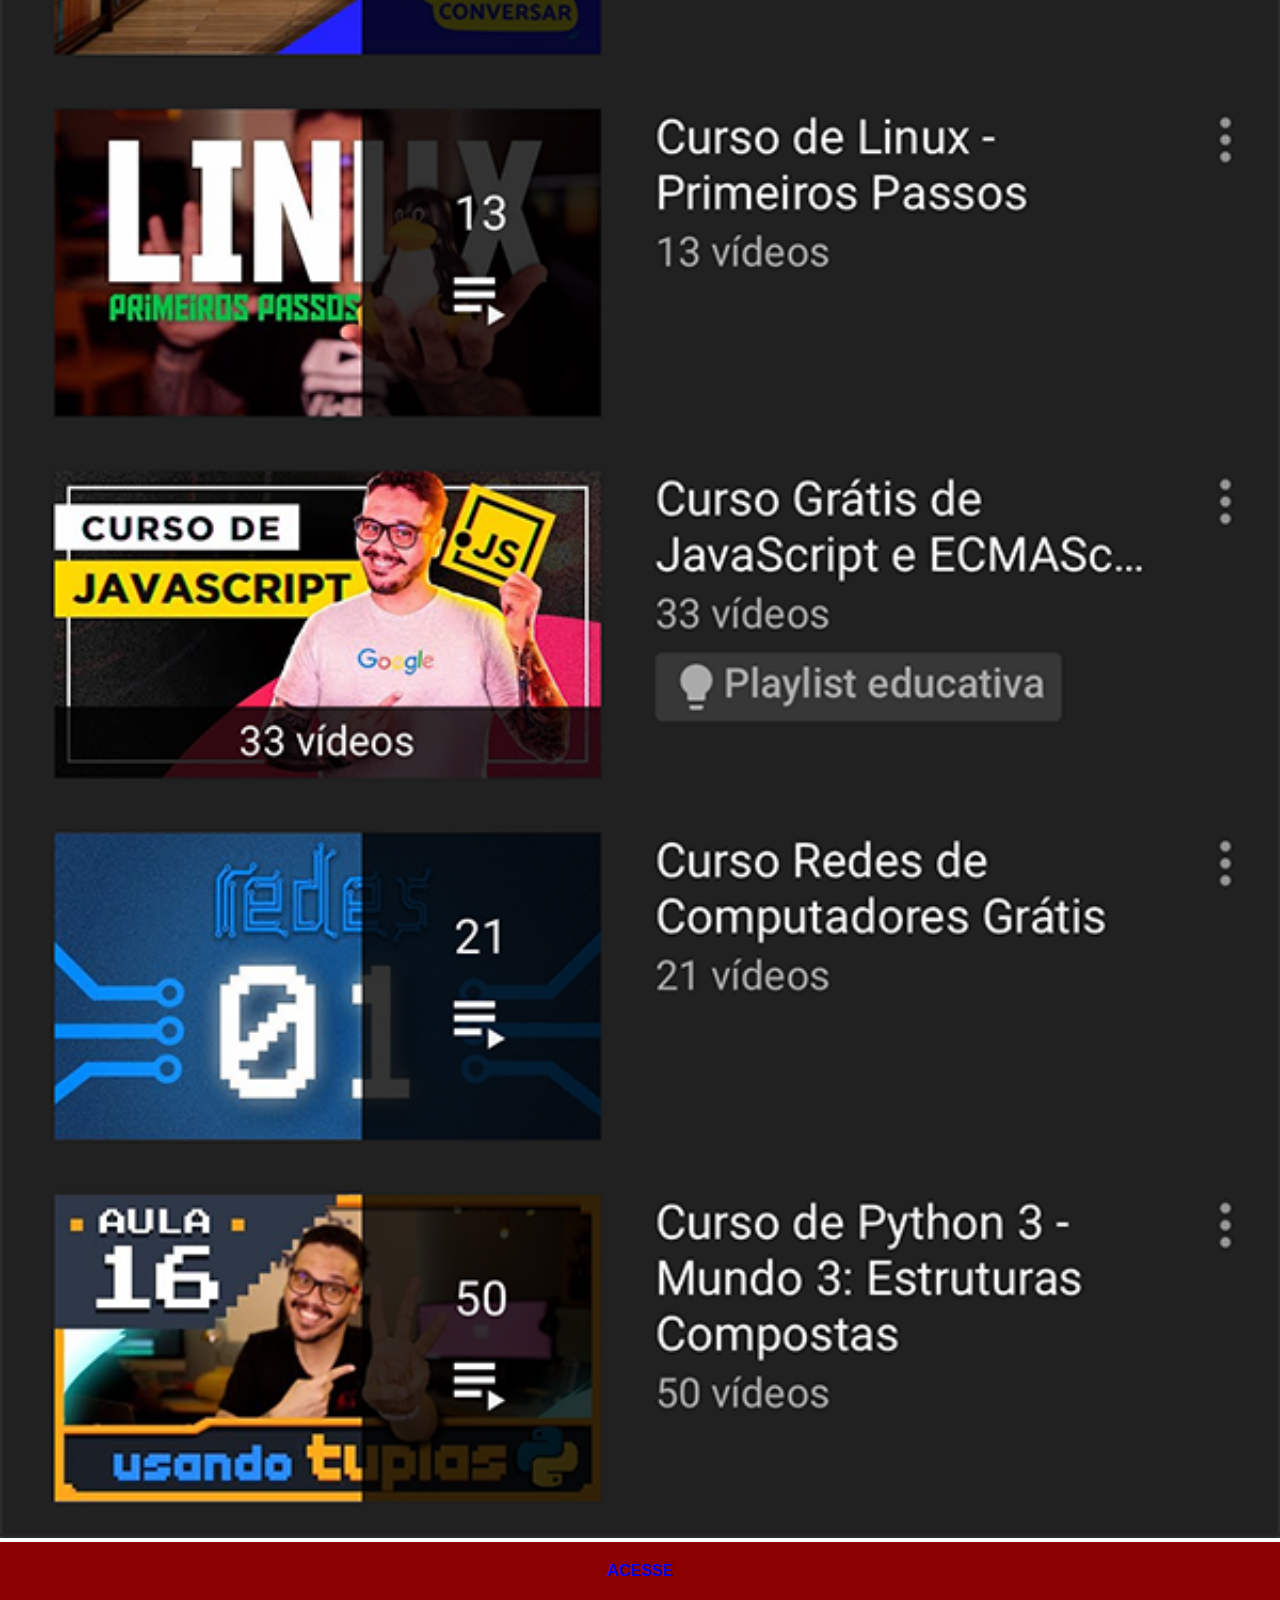
<file: youtube.html>
<!DOCTYPE html>
<html lang="pt-br">
<head>
    <meta charset="UTF-8">
    <meta name="viewport" content="width=device-width, initial-scale=1.0">
    <title>Youtube</title>
    <link rel="stylesheet" href="estilos/social.css">
</head>
<body>
    <img src="imagens/tela-youtube.png" alt="Youtube">
    <a href="https://www.youtube.com/feed/history" target="_blank">ACESSE</a>
</body>
</html>
</file>
<file: estilos/style.css>
@charset "UTF-8";

* {
    margin: 0px;
    padding: 0px;
    font-family: Arial, Helvetica, sans-serif;
}

html, body {
    height: 100vh;
    width: 100vw;
    background-color: black;
}

body {
    background: url('../imagens/fundo-madeira.jpg') no-repeat top center;
    background-size: cover;
    background-attachment: fixed;
}

main {
    height: 100vh;
    position: relative;
}

section#telefone {
    position: absolute;
    top: 50%;
    left: 50%;
    transform: translate(-50%, -50%);

    height: 627px;
    width: 311px;
    background-color: blue;
    background: url('../imagens/frame-iphone.png') no-repeat;
}

section#redes-sociais {
    text-align: right;
}

section#redes-sociais img {
    width: 50px;
    margin: 10px;
    border-radius: 50%;
    box-shadow: 2px 2px 5px rgba(0, 0, 0, 0.336);
    box-sizing: border-box;
}

section#redes-sociais img:hover {
    border: 2px solid rgba(255, 255, 255, 0.514);
    transform: translate(-3px, -3px);
    box-shadow: 5px 5px 10px rgba(0, 0, 0, 0.479);
    transition: transform .5;
}

iframe#tela {
    position: relative;
    top: 80px;
    left: 22px;
    width: 267px;
    height: 471px;
}
</file>
<file: estilos/social.css>
@charset "UTF-8";

* {
    margin: 0px;
    padding: 0px;
    font-family: Arial, Helvetica, sans-serif;
}

::-webkit-scrollbar {
    width: 0px;
    height: 0px;
}

img {
    width: 100vw;
}

a {
    display: block;
    background-color: darkred;
    padding: 20px;
    text-align: center;
    font-weight: bolder;
    text-decoration: none;
}

a:hover {
    background-color: red;
}
</file>
